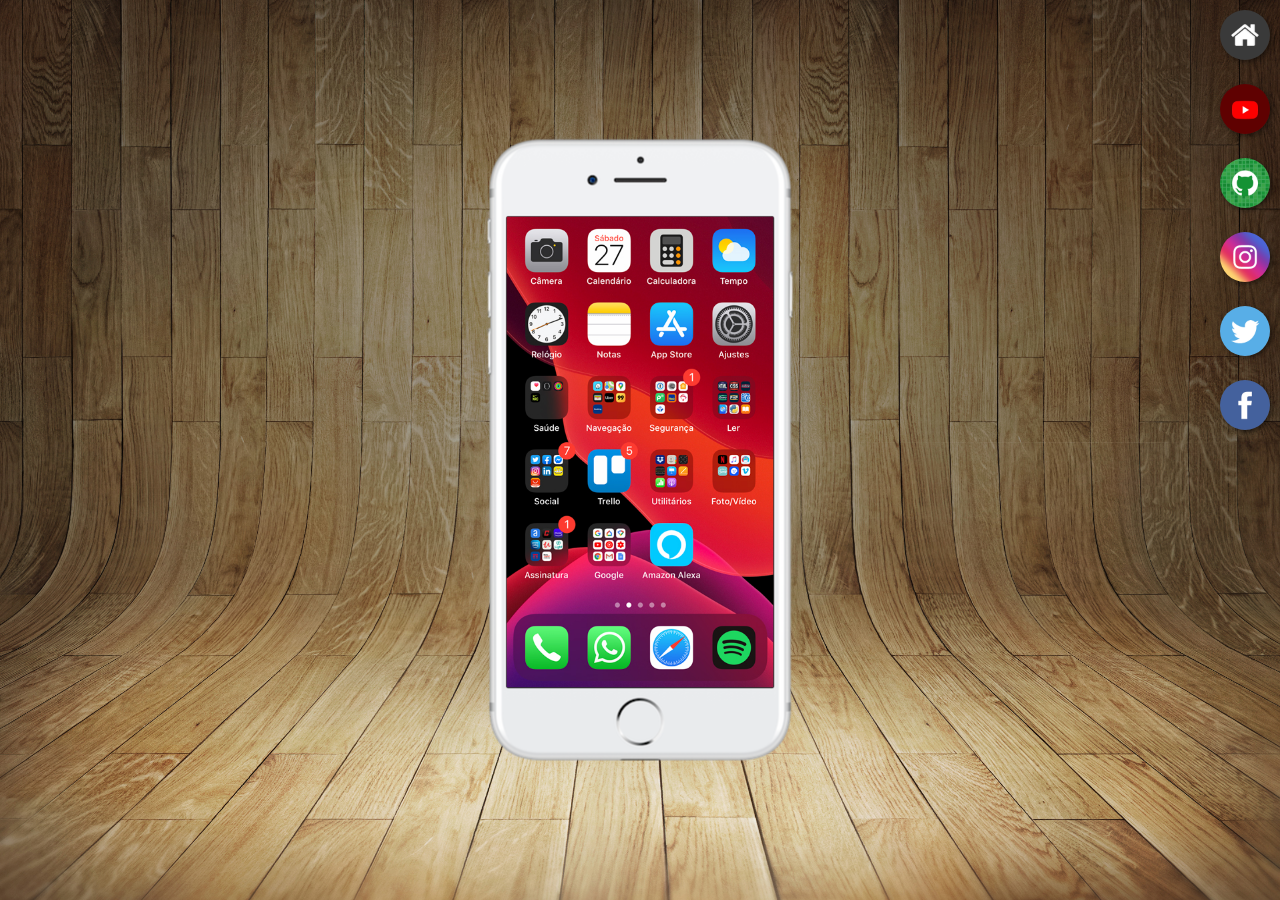
<file: index.html>
<!DOCTYPE html>
<html lang="pt-br">

<head>
    <meta charset="UTF-8">
    <meta name="viewport" content="width=device-width, initial-scale=1.0">
    <link rel="stylesheet" href="estilos/style.css">
    <link rel="shortcut icon" href="favicon.ico" type="image/x-icon">
    <title>Projeto Redes Socias</title>
</head>

<body>
    <main>
        <section id="Telefone">
            <iframe src="home.html" name="tela" id="tela" frameborder="0">
                Seu navegador não suporta iframes.
            </iframe>
        </section>
        <section id="redes-sociais">
            <a href="home.html" target="tela"> <img src="imagens/logo-home.jpg" alt="Home"></a><br>
            <a href="youtube.html" target="tela"> <img src="imagens/logo-youtube.jpg" alt="Youtube"></a><br>
            <a href="github.html" target="tela"> <img src="imagens/logo-github.jpg" alt="git-hub"></a><br>
            <a href="instagram.html" target="tela"><img src="imagens/logo-instagram.jpg" alt="Instagram"></a><br>
            <a href="twitter.html" target="tela"><img src="imagens/logo-twitter.jpg" alt="twitter"></a><br>
            <a href="facebook.html" target="tela"><img src="imagens/logo-facebook.jpg" alt="Facebook"></a>
        </section>
    </main>
</body>

</html>
</file>
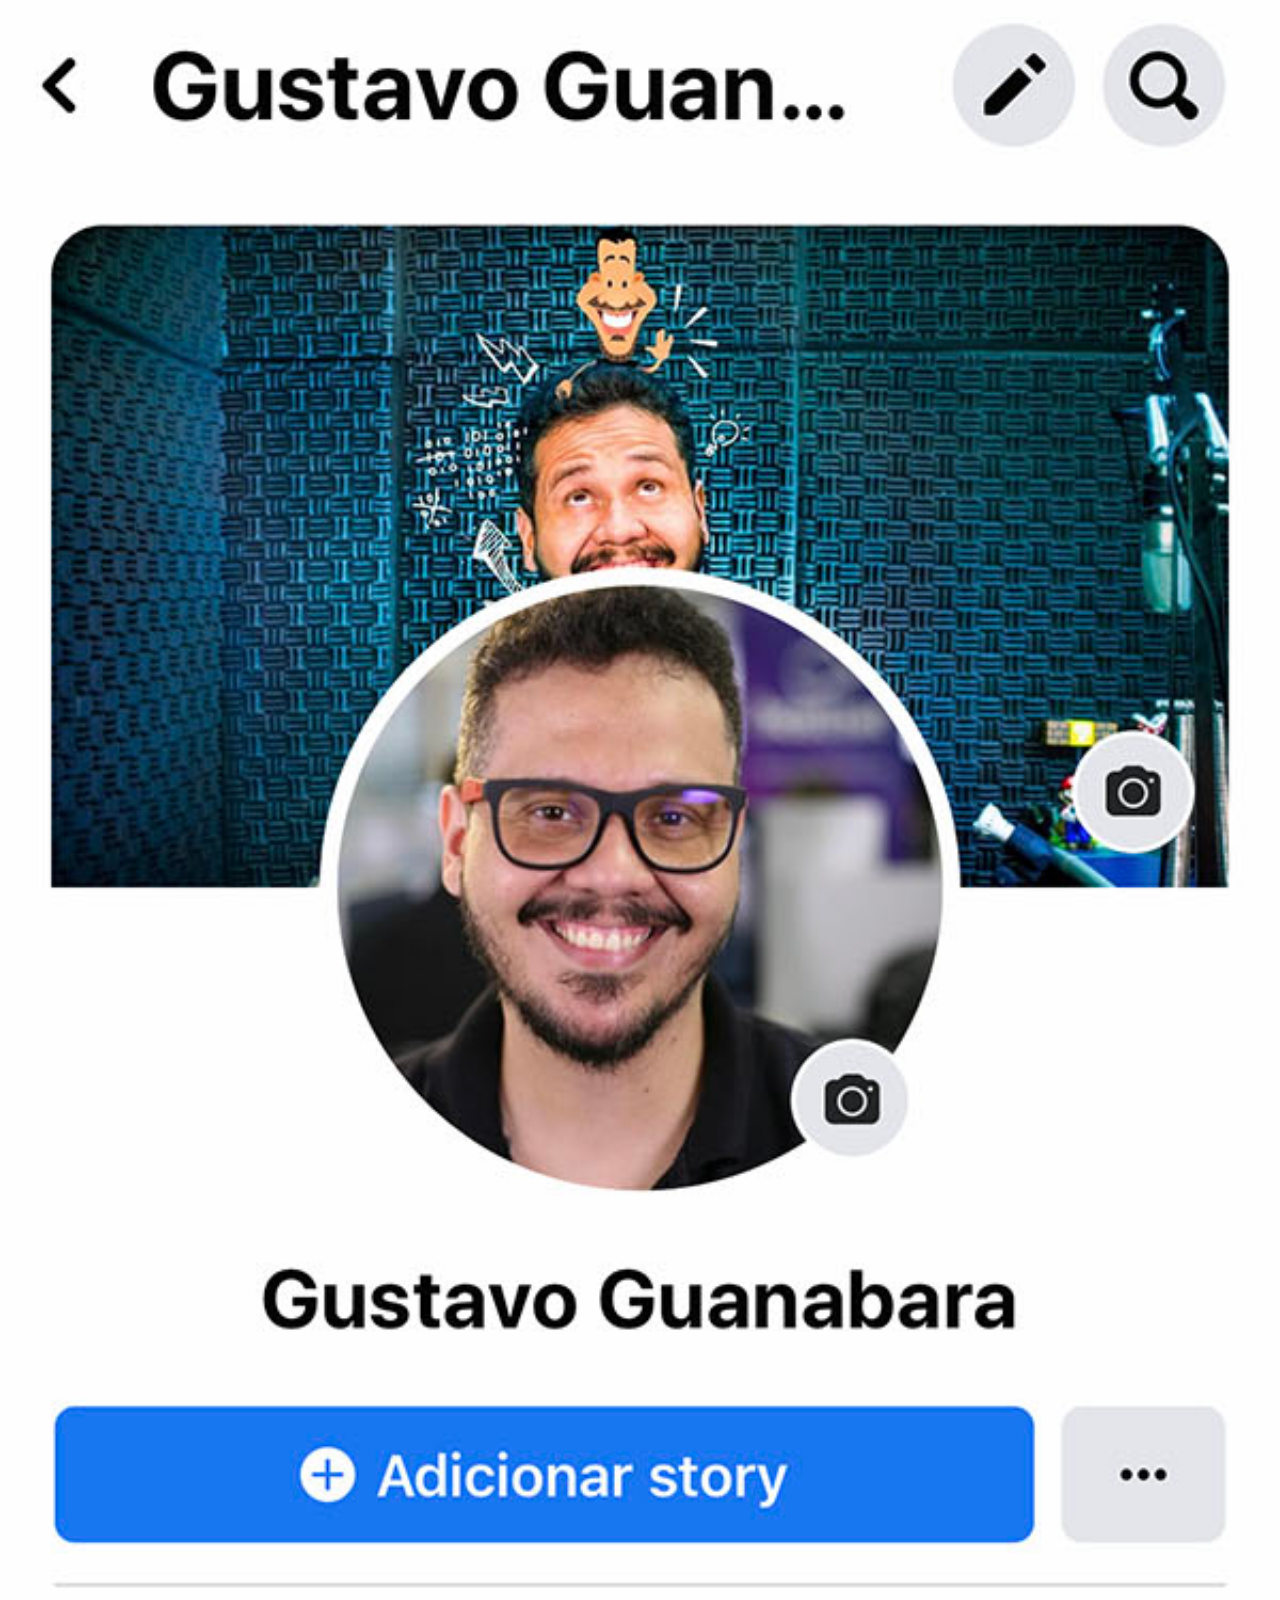
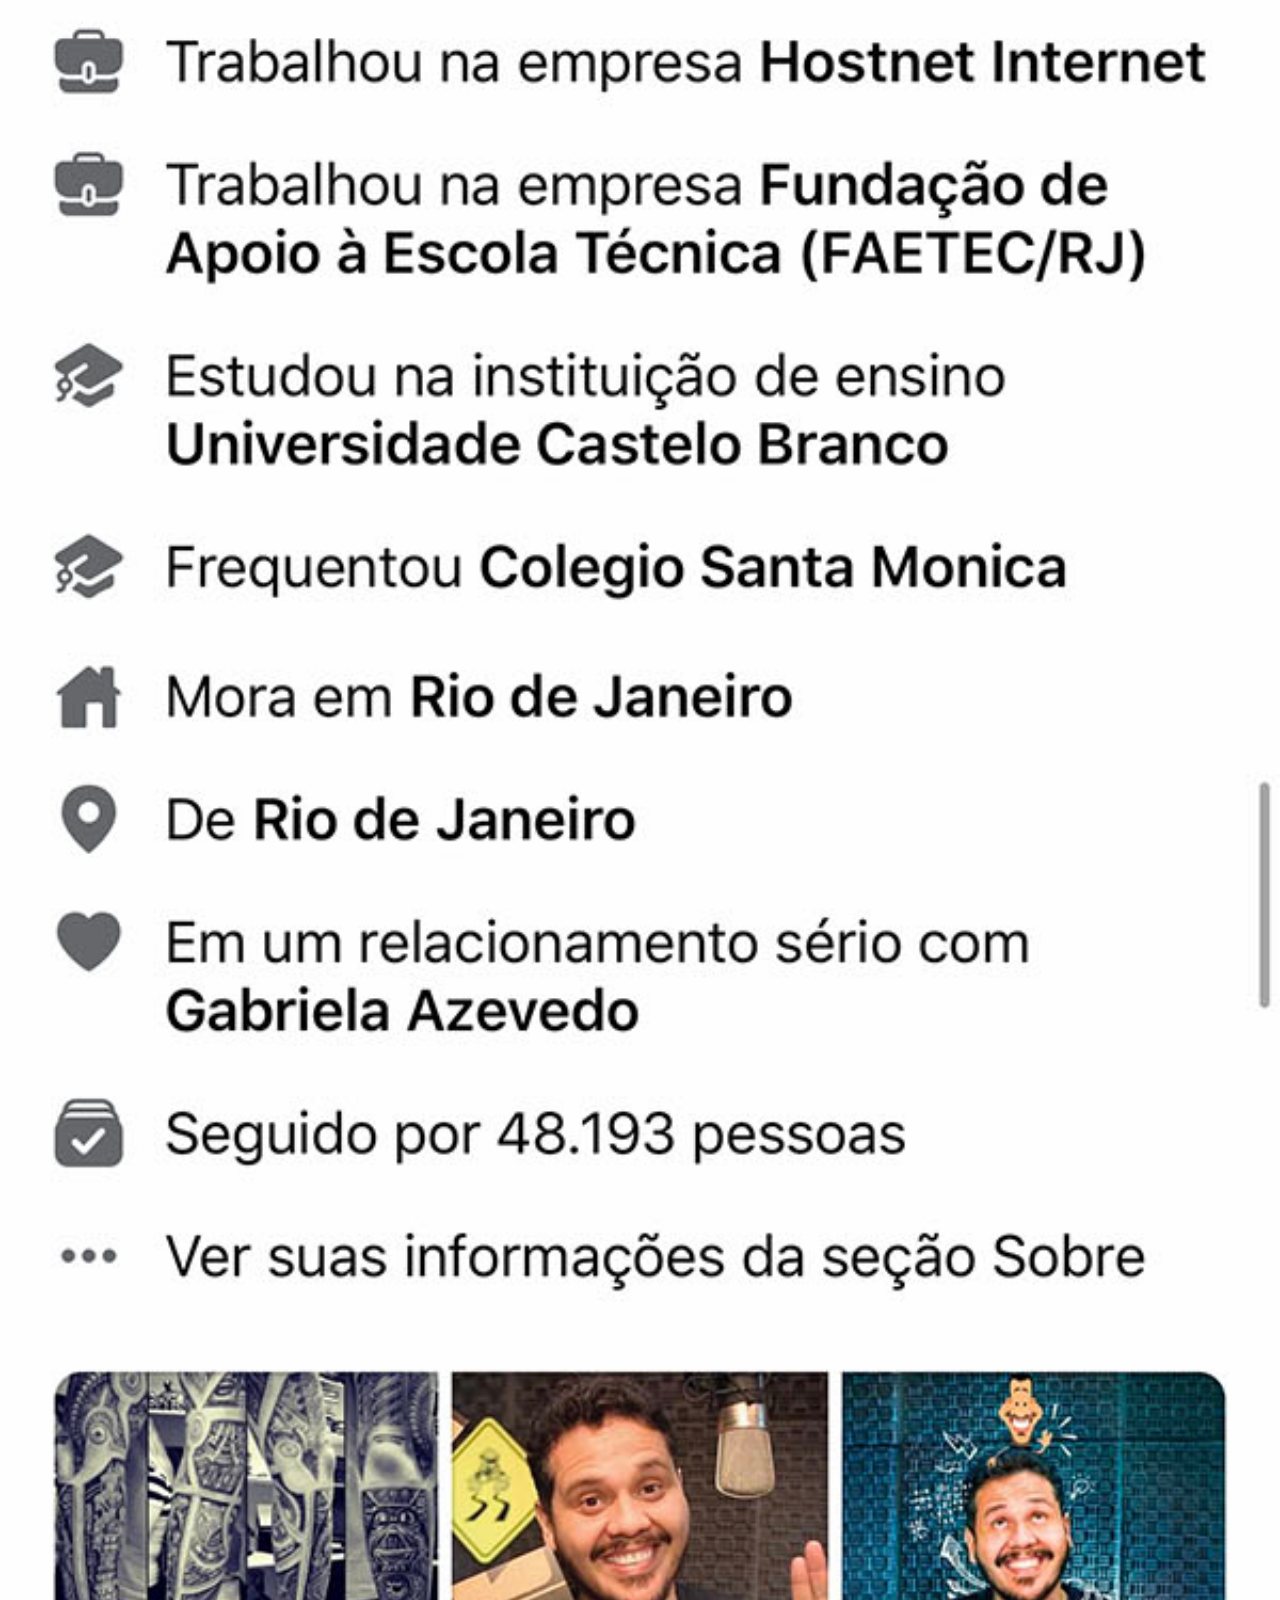
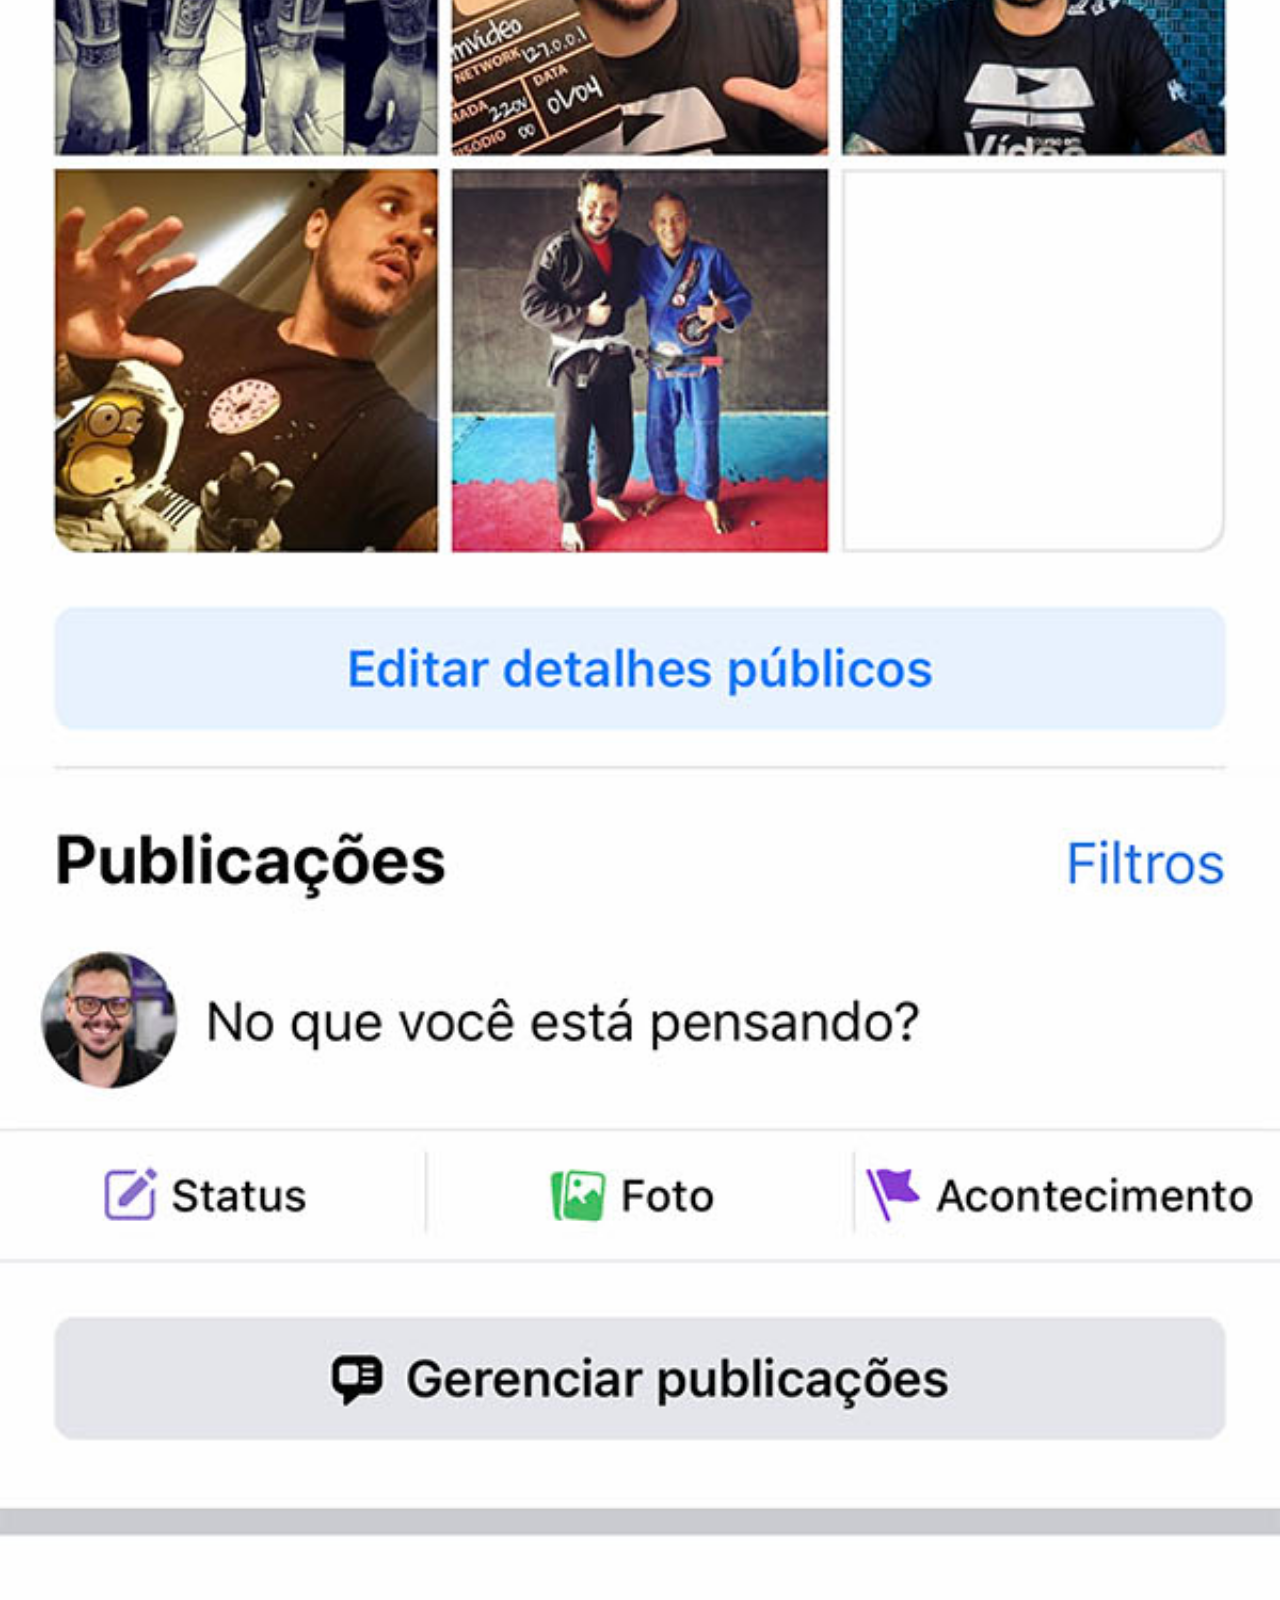
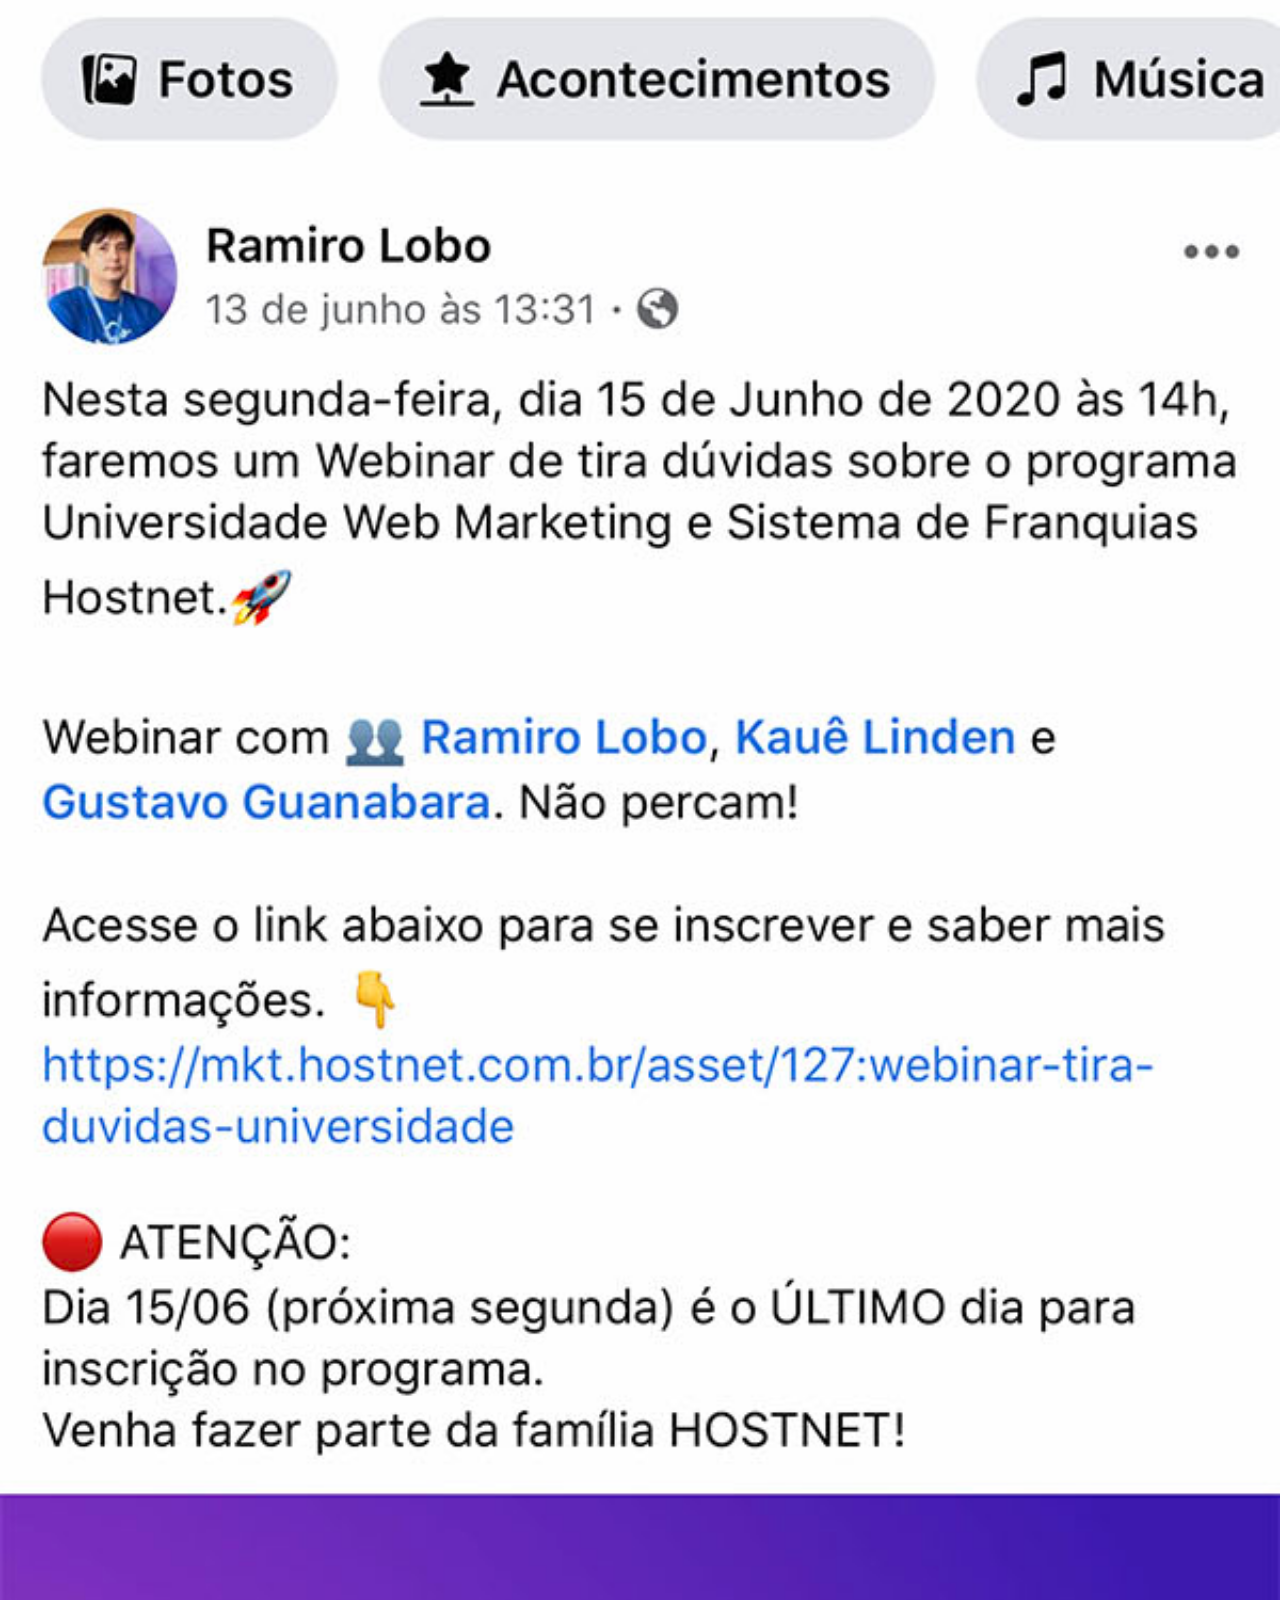
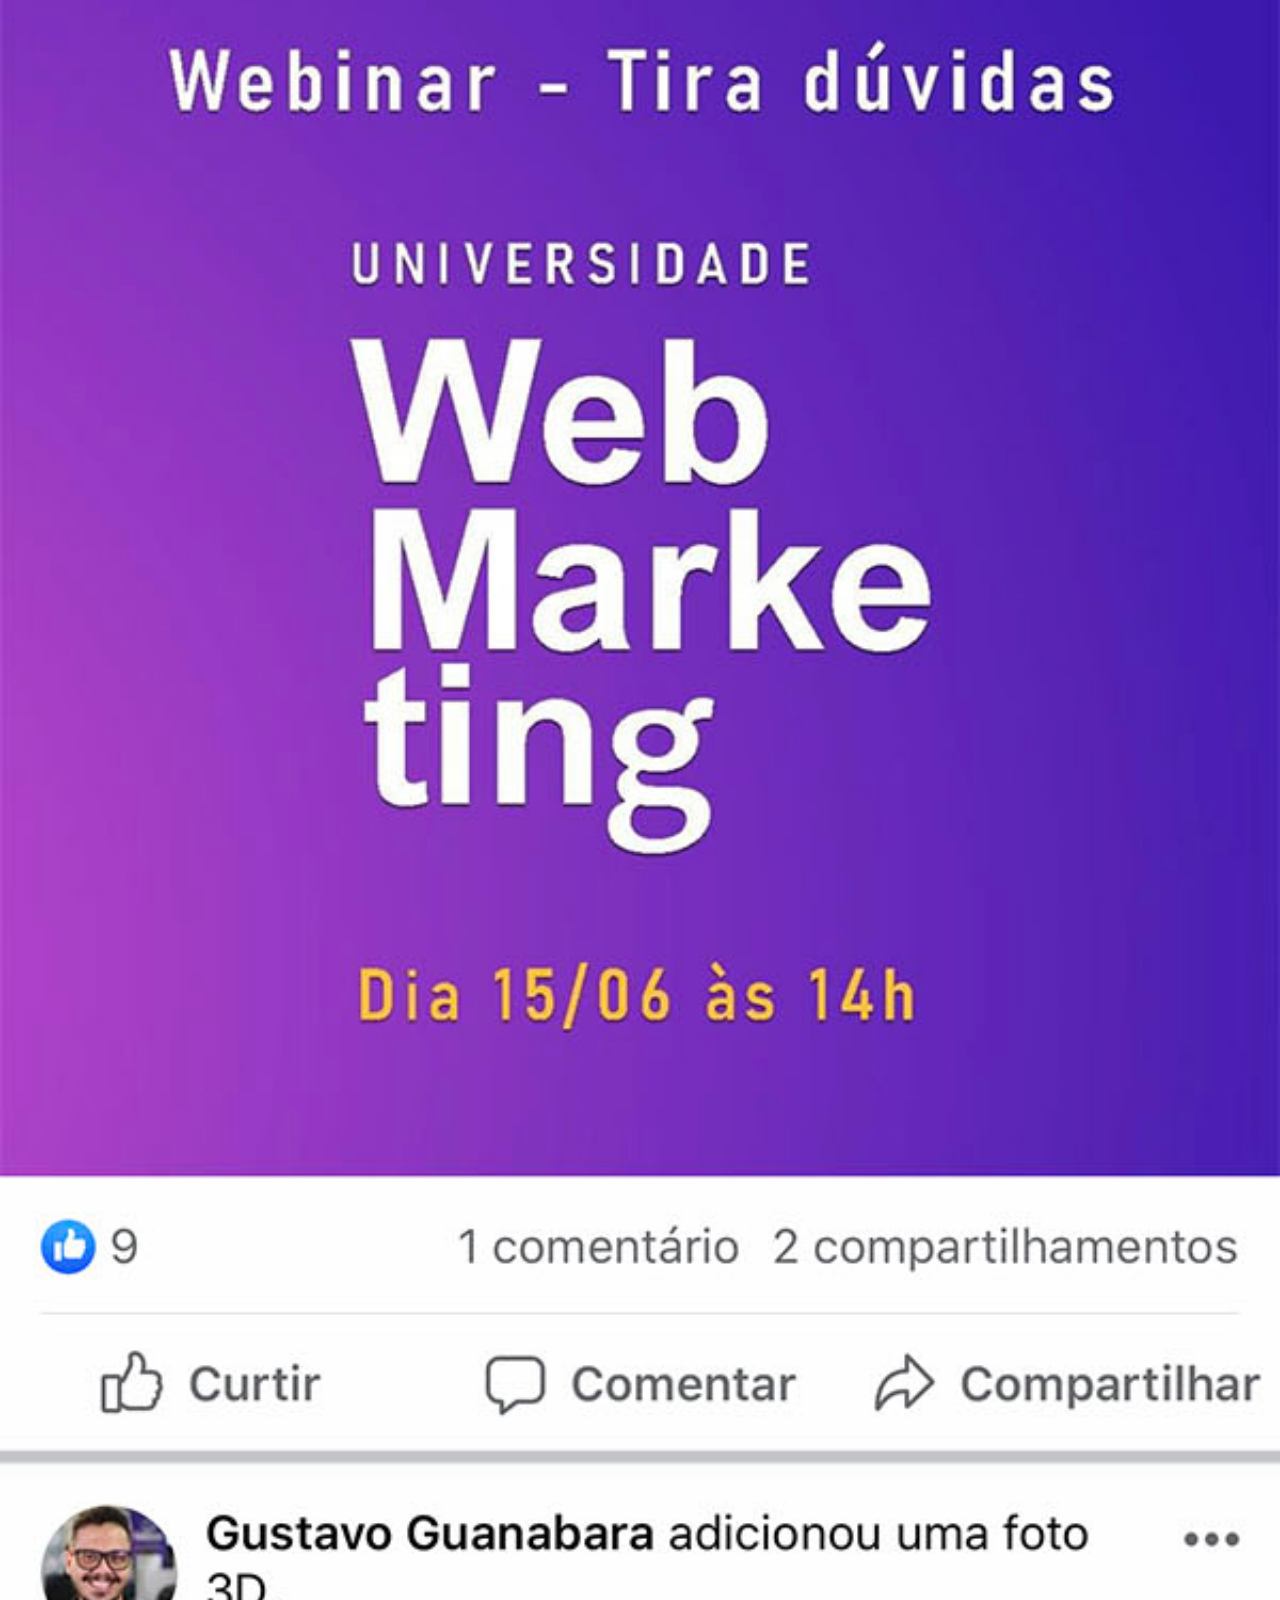
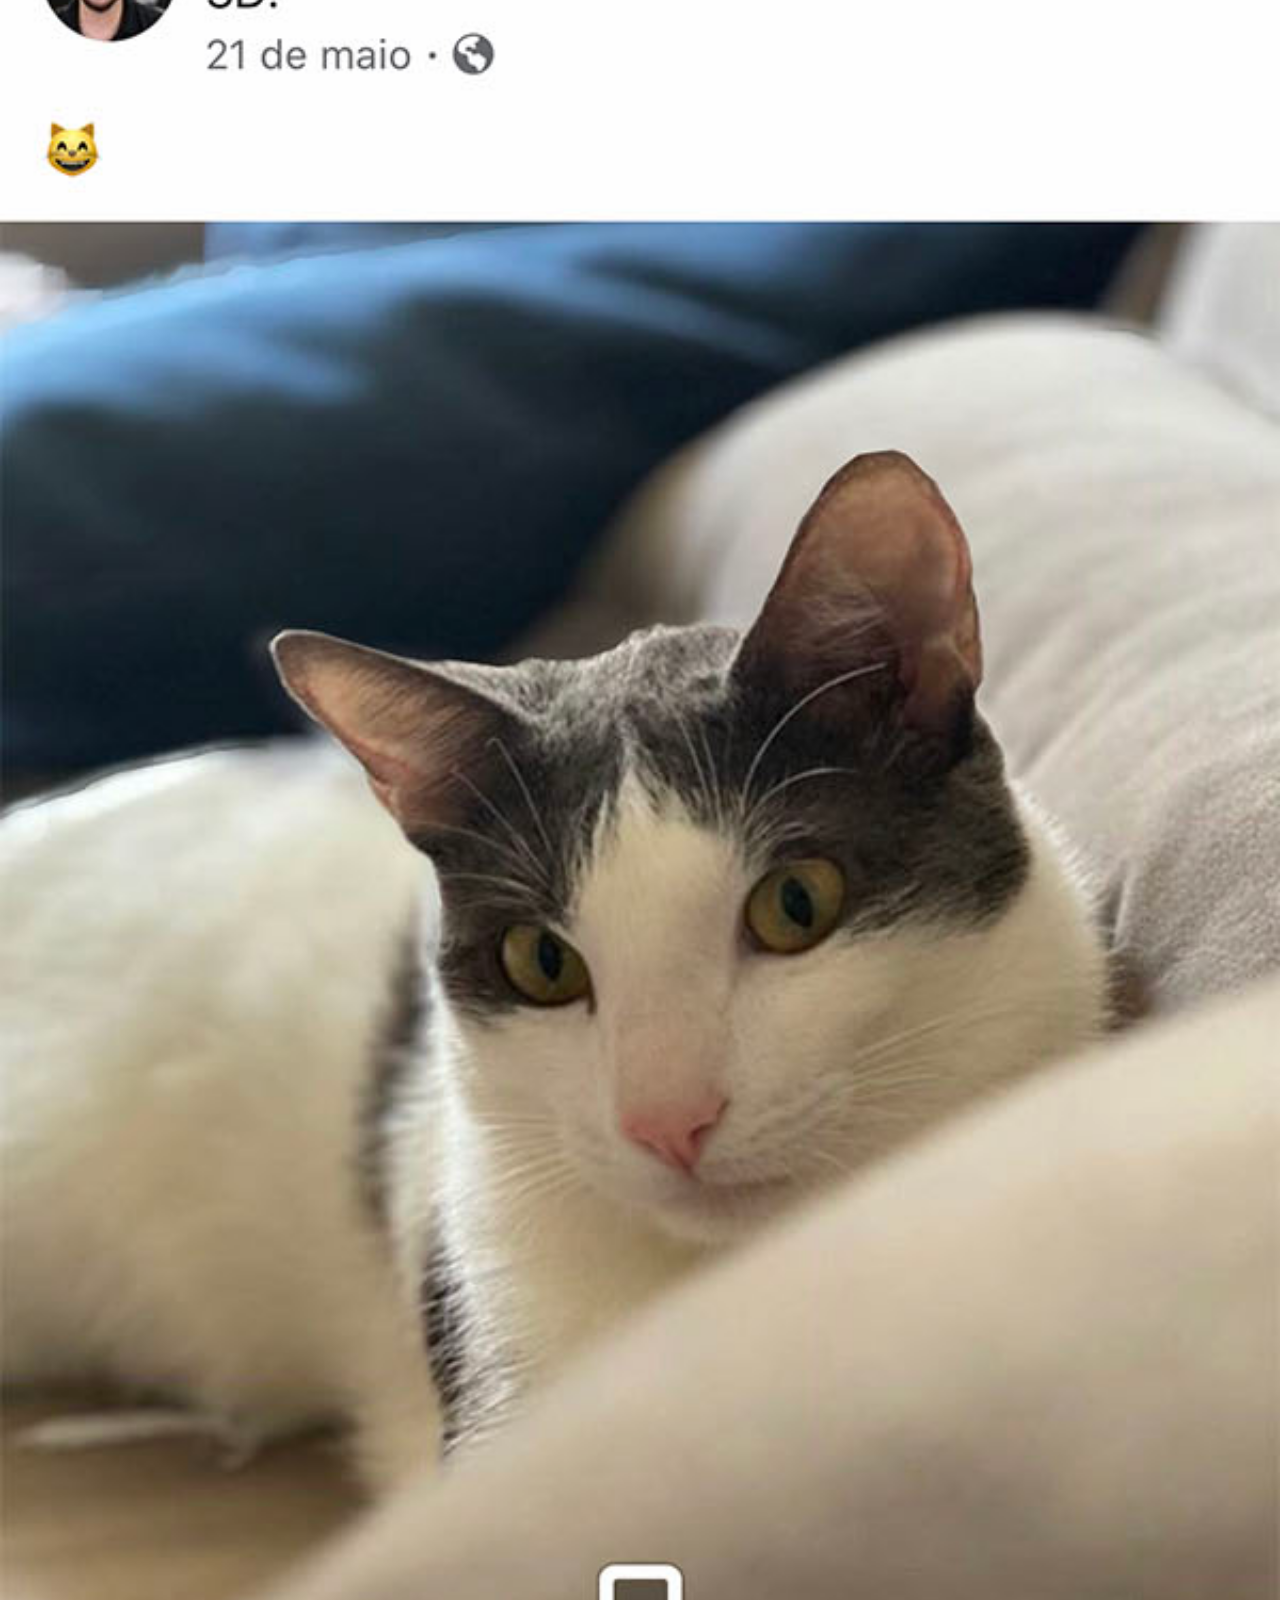
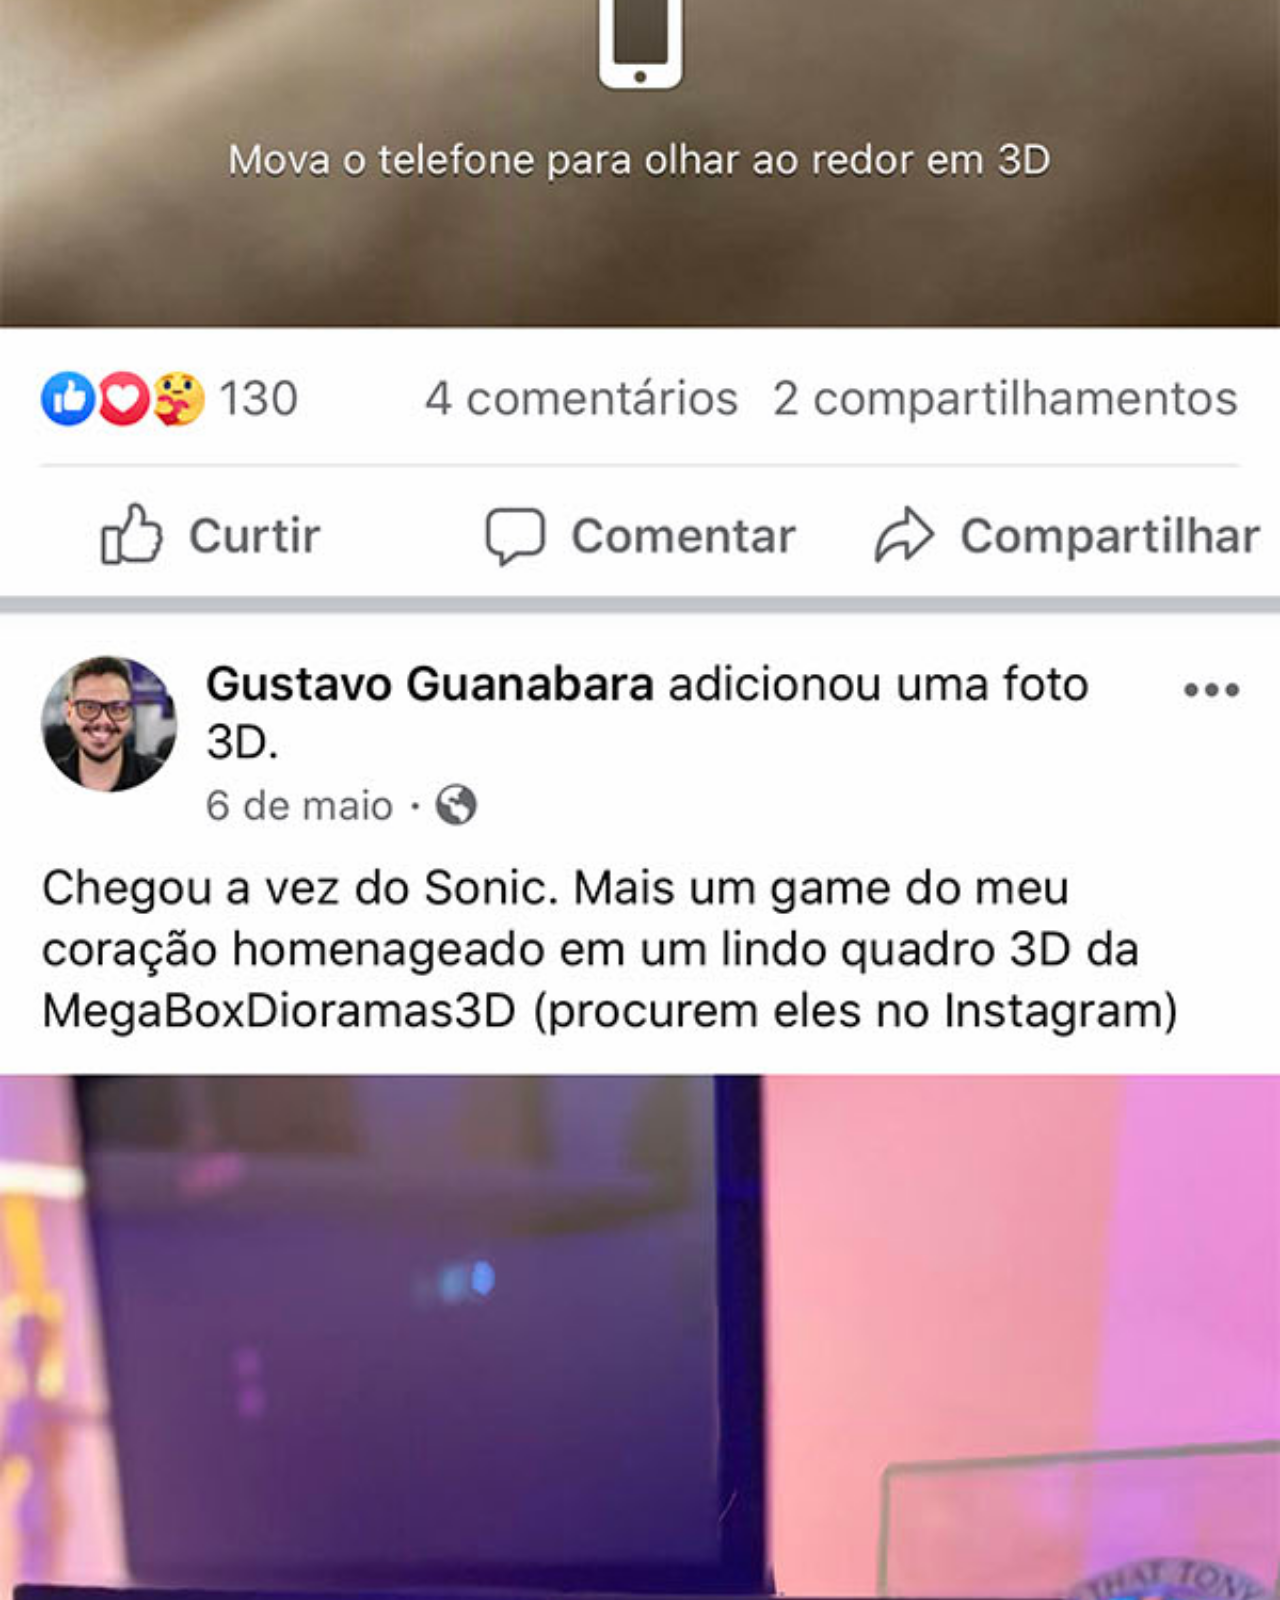
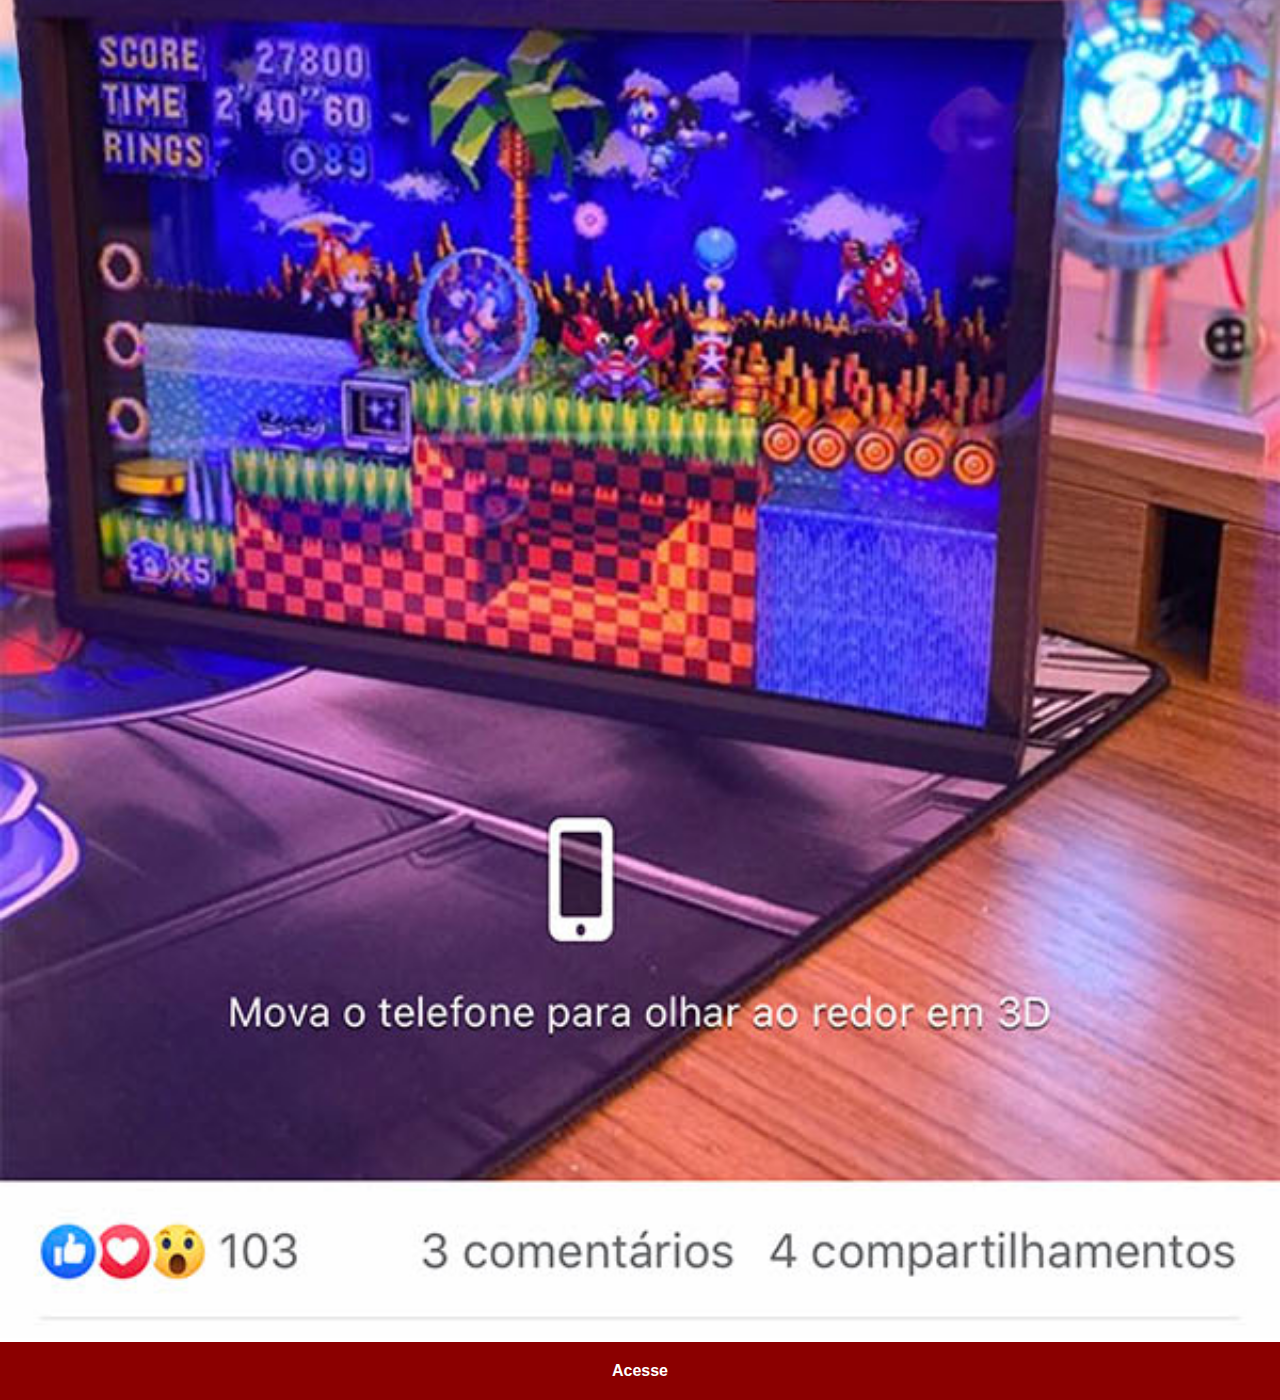
<file: facebook.html>
<!DOCTYPE html>
<html lang="pt-br">
<head>
    <meta charset="UTF-8">
    <meta name="viewport" content="width=device-width, initial-scale=1.0">
    <link rel="stylesheet" href="estilos/social.css">
    <title>Document</title>
</head>
<body>
    <img src="imagens/tela-facebook.jpg" alt="">
    <a href="https://www.bing.com/ck/a?!&&p=d589948b89f710f91a460883aca5d3fc84c6e69b9a83e4bac71d5b5e41b76cefJmltdHM9MTc2OTY0NDgwMA&ptn=3&ver=2&hsh=4&fclid=124ae894-ab67-6f65-089a-e67caa726ed0&psq=gustavo+guanabara+facebook&u=a1aHR0cHM6Ly93d3cuZmFjZWJvb2suY29tL2d1c3Rhdm9ndWFuYWJhcmEv" target="_blank">Acesse</a>
</body>
</html>
</file>
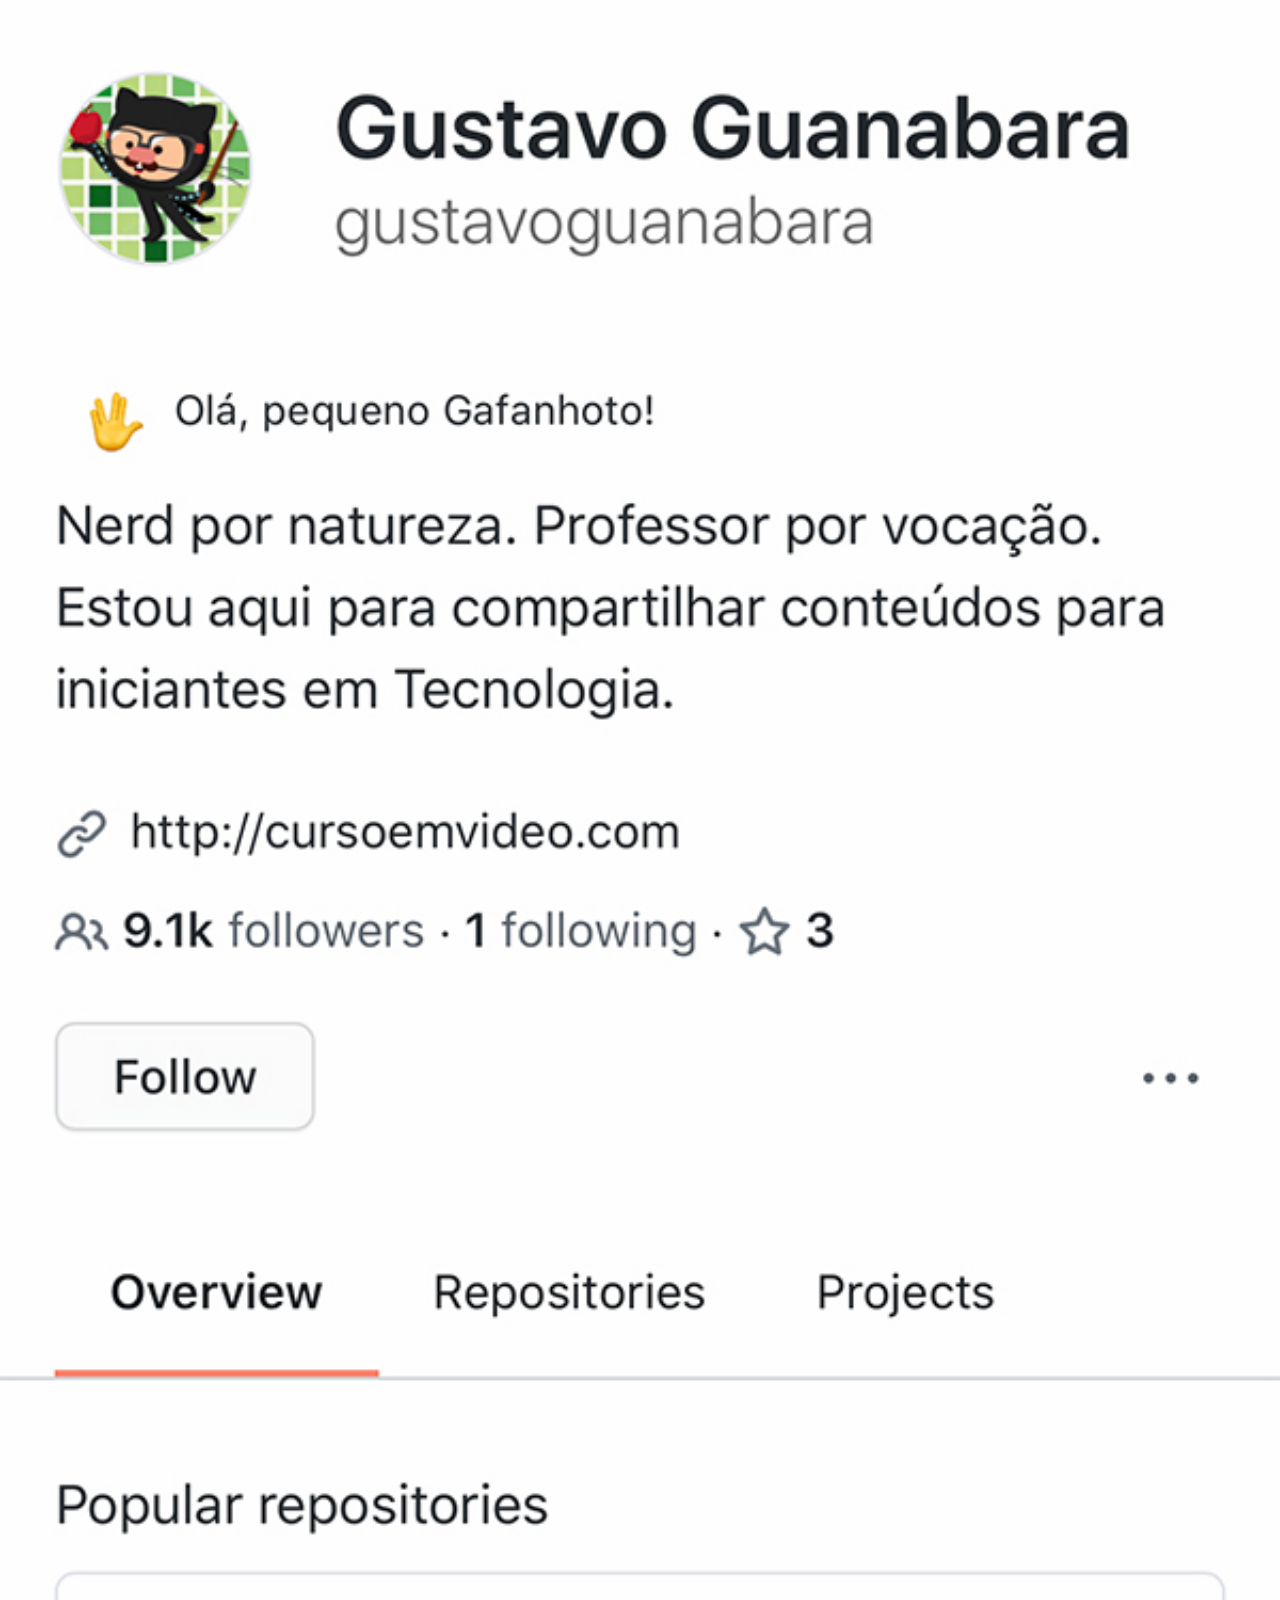
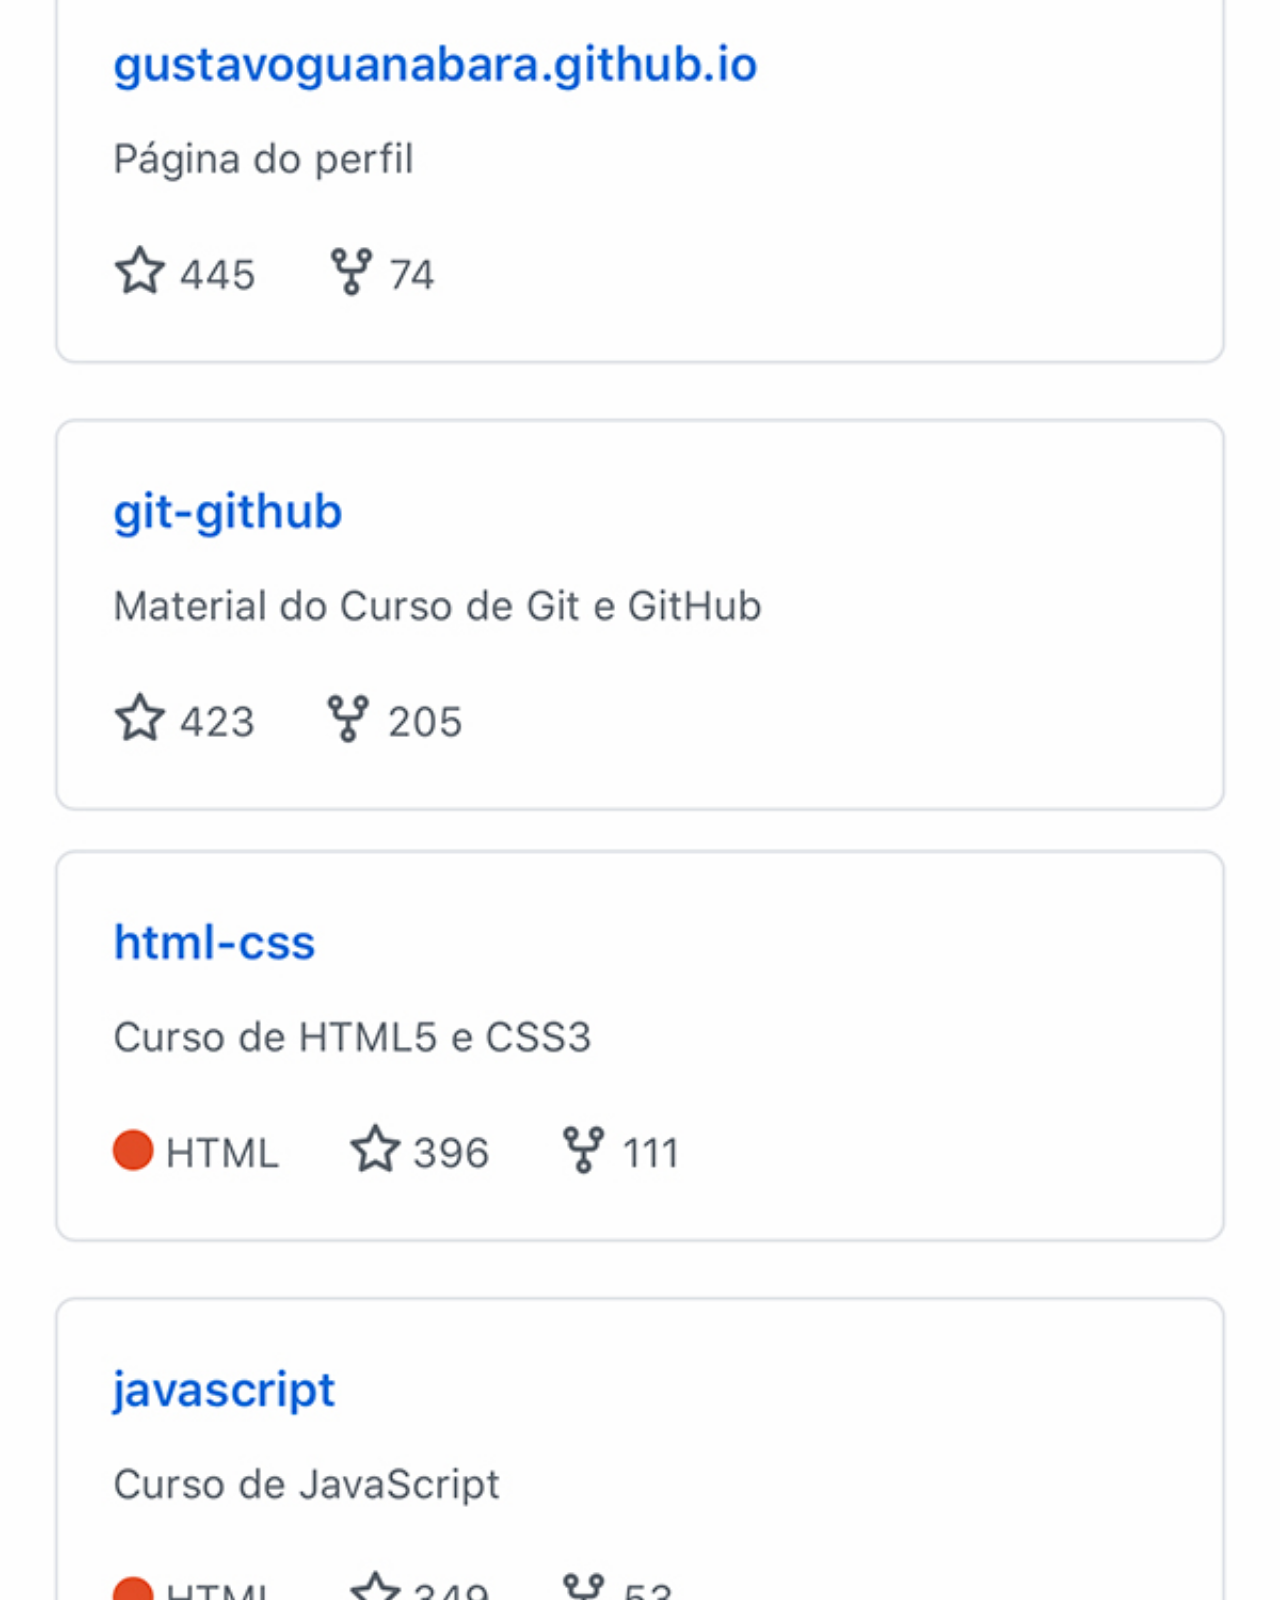
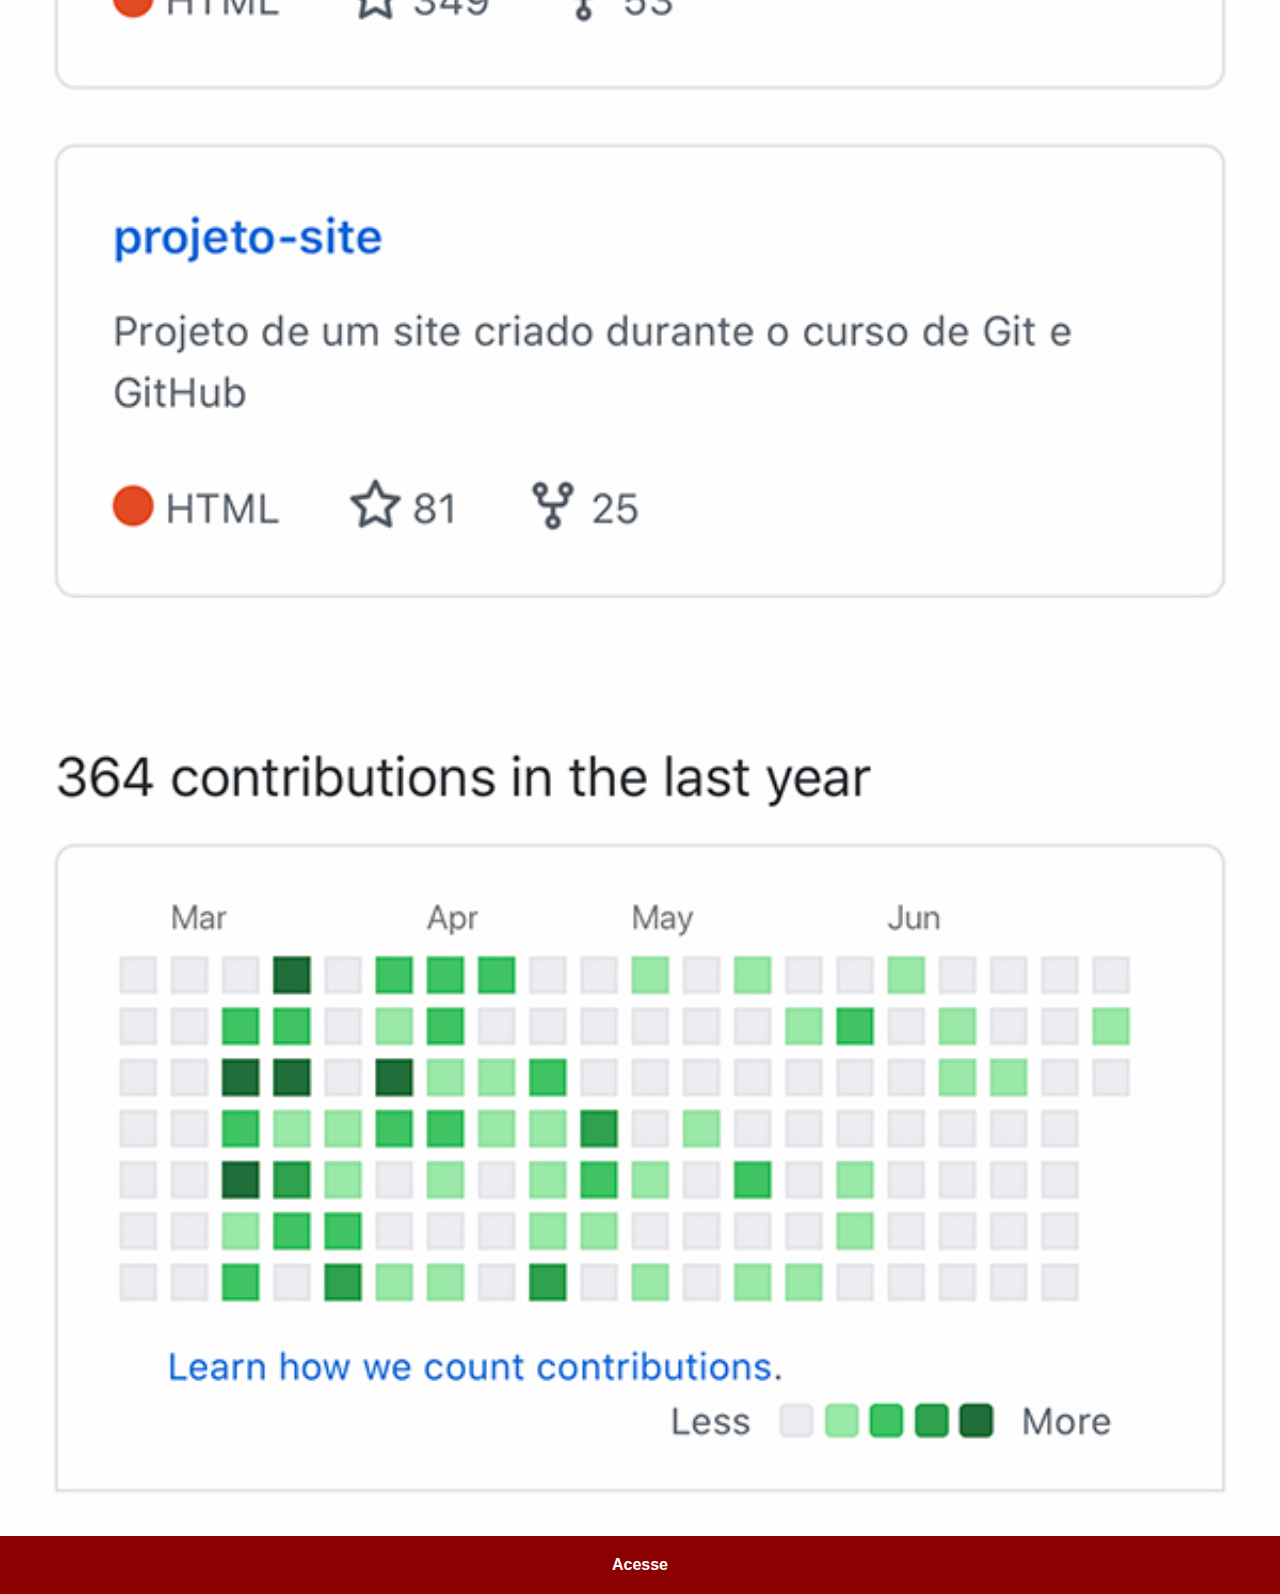
<file: github.html>
<!DOCTYPE html>
<html lang="pt-br">
<head>
    <meta charset="UTF-8">
    <meta name="viewport" content="width=device-width, initial-scale=1.0">
    <link rel="stylesheet" href="estilos/social.css">
    <title>Document</title>
</head>
<body>
    <img src="imagens/tela-github.jpg" alt="">
    <a href="https://gustavoguanabara.github.io/" target="_blank">Acesse</a>
</body>
</html>
</file>
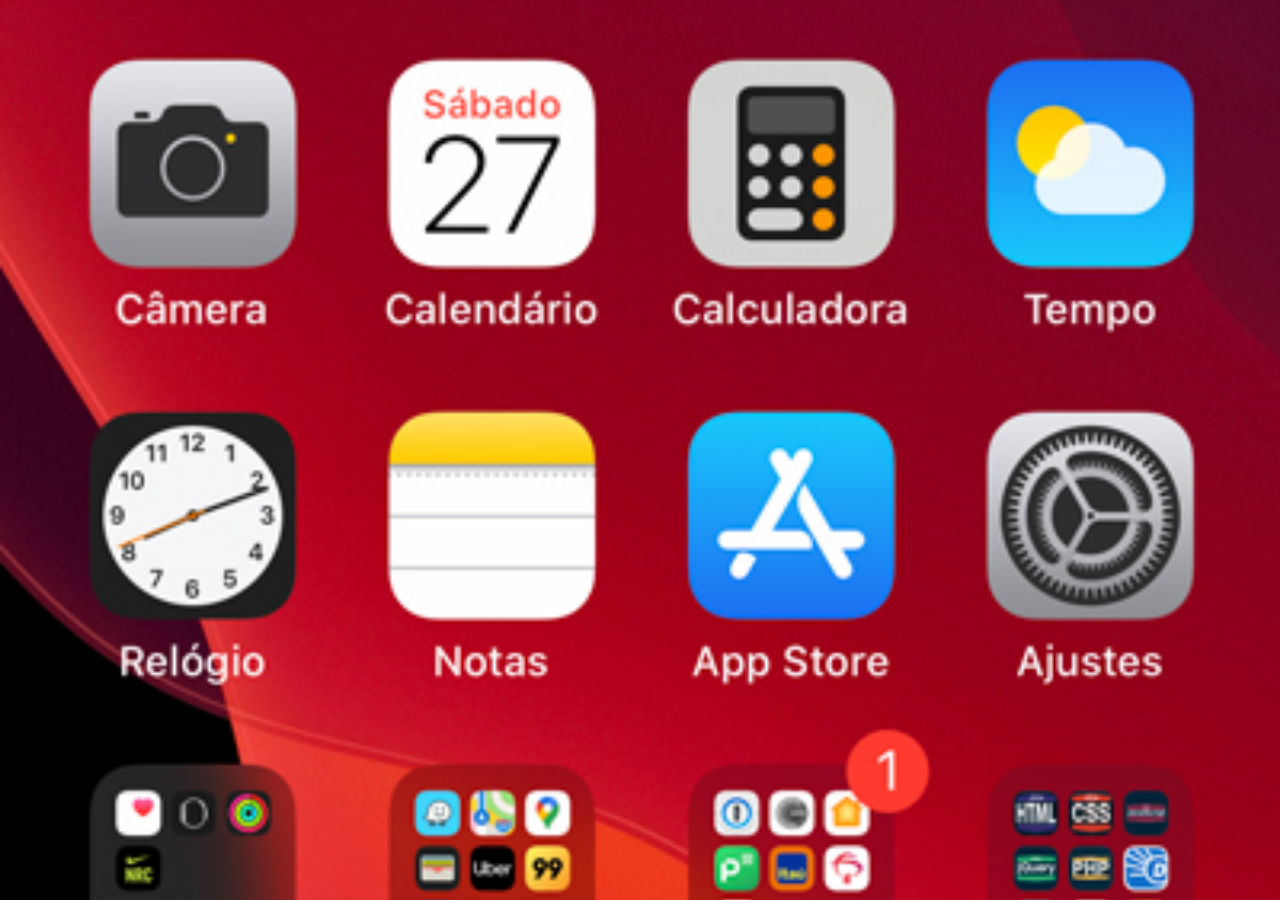
<file: home.html>
<!DOCTYPE html>
<html lang="pt-br">
<head>
    <meta charset="UTF-8">
    <meta name="viewport" content="width=device-width, initial-scale=1.0">
    <title>Home</title>
    <style>
        *{
            margin: 0px;
            padding: 0px;
        }


        body{
            width: 100vw;
            height: 100vh;
            background:black url("imagens/tela-home.jpg") no-repeat top center;
            background-size: cover;
        }
    </style>
</head>
<body>
    
</body>
</html>
</file>
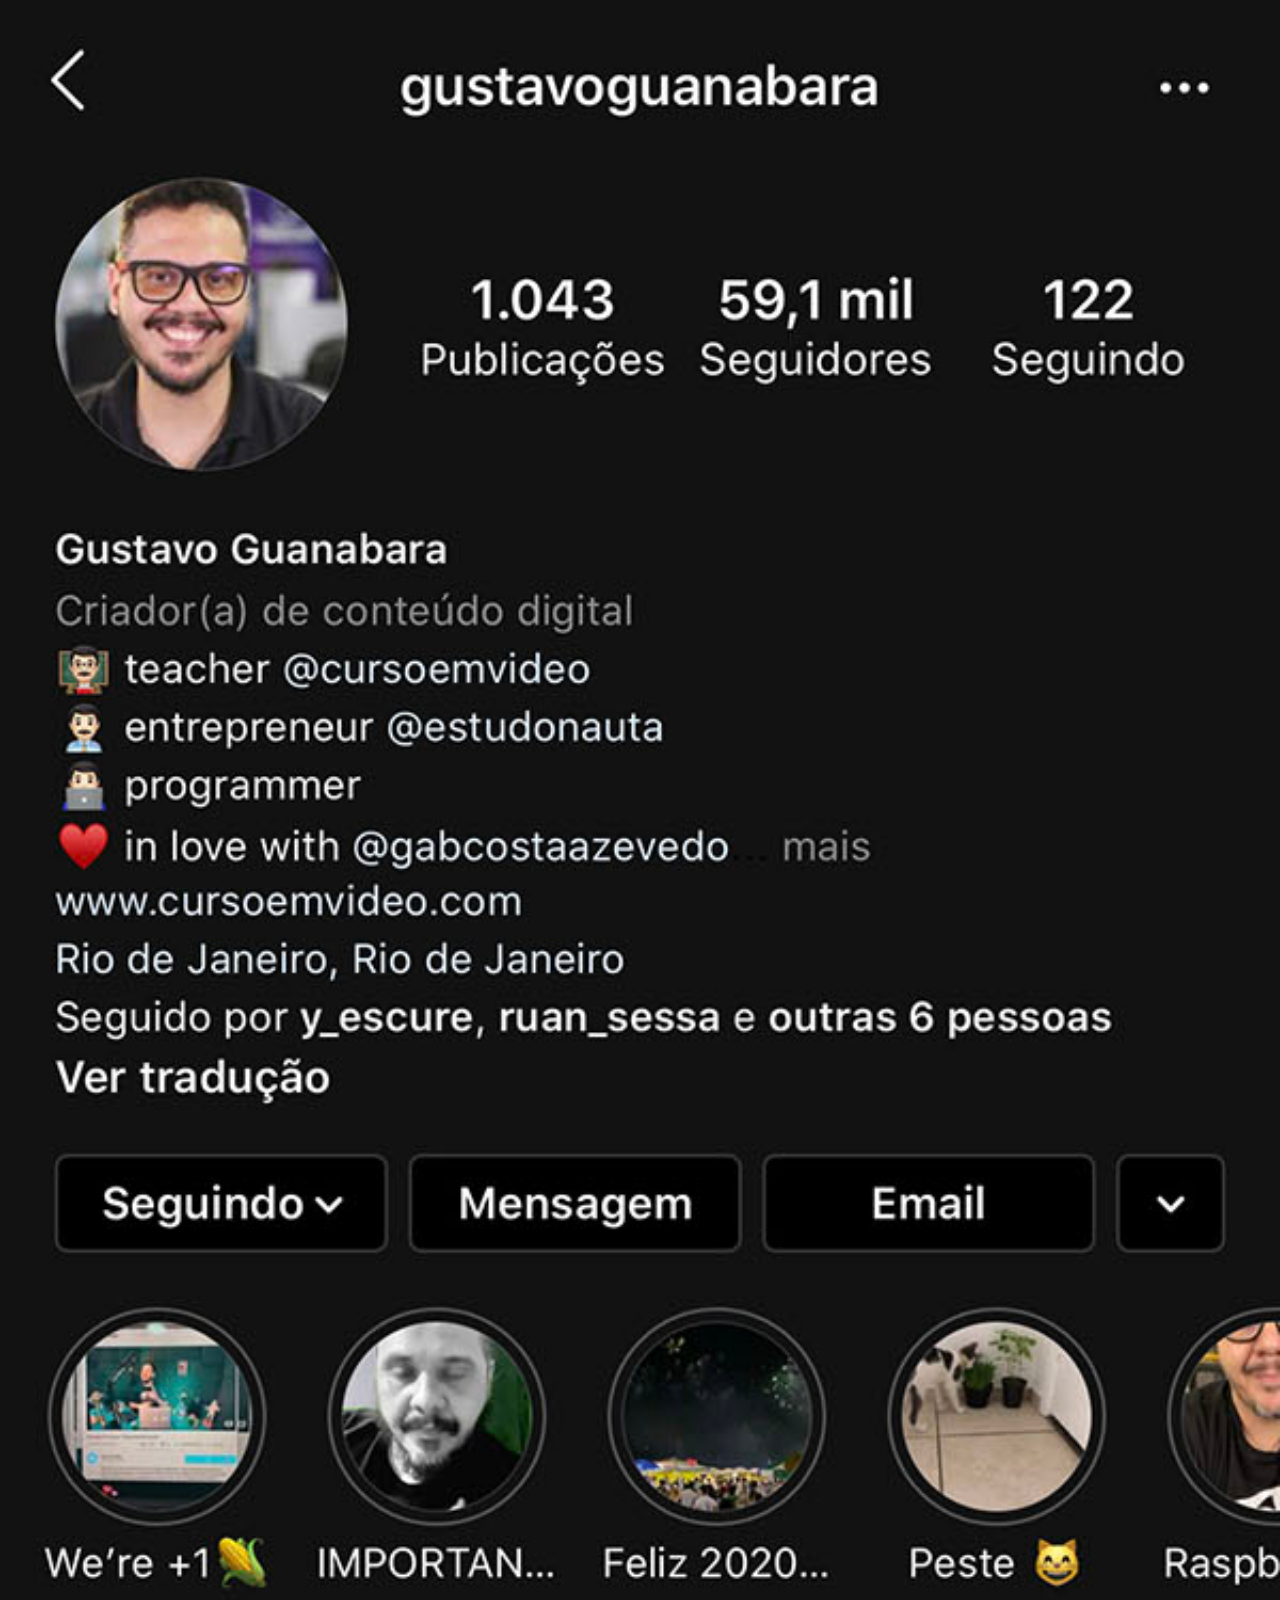
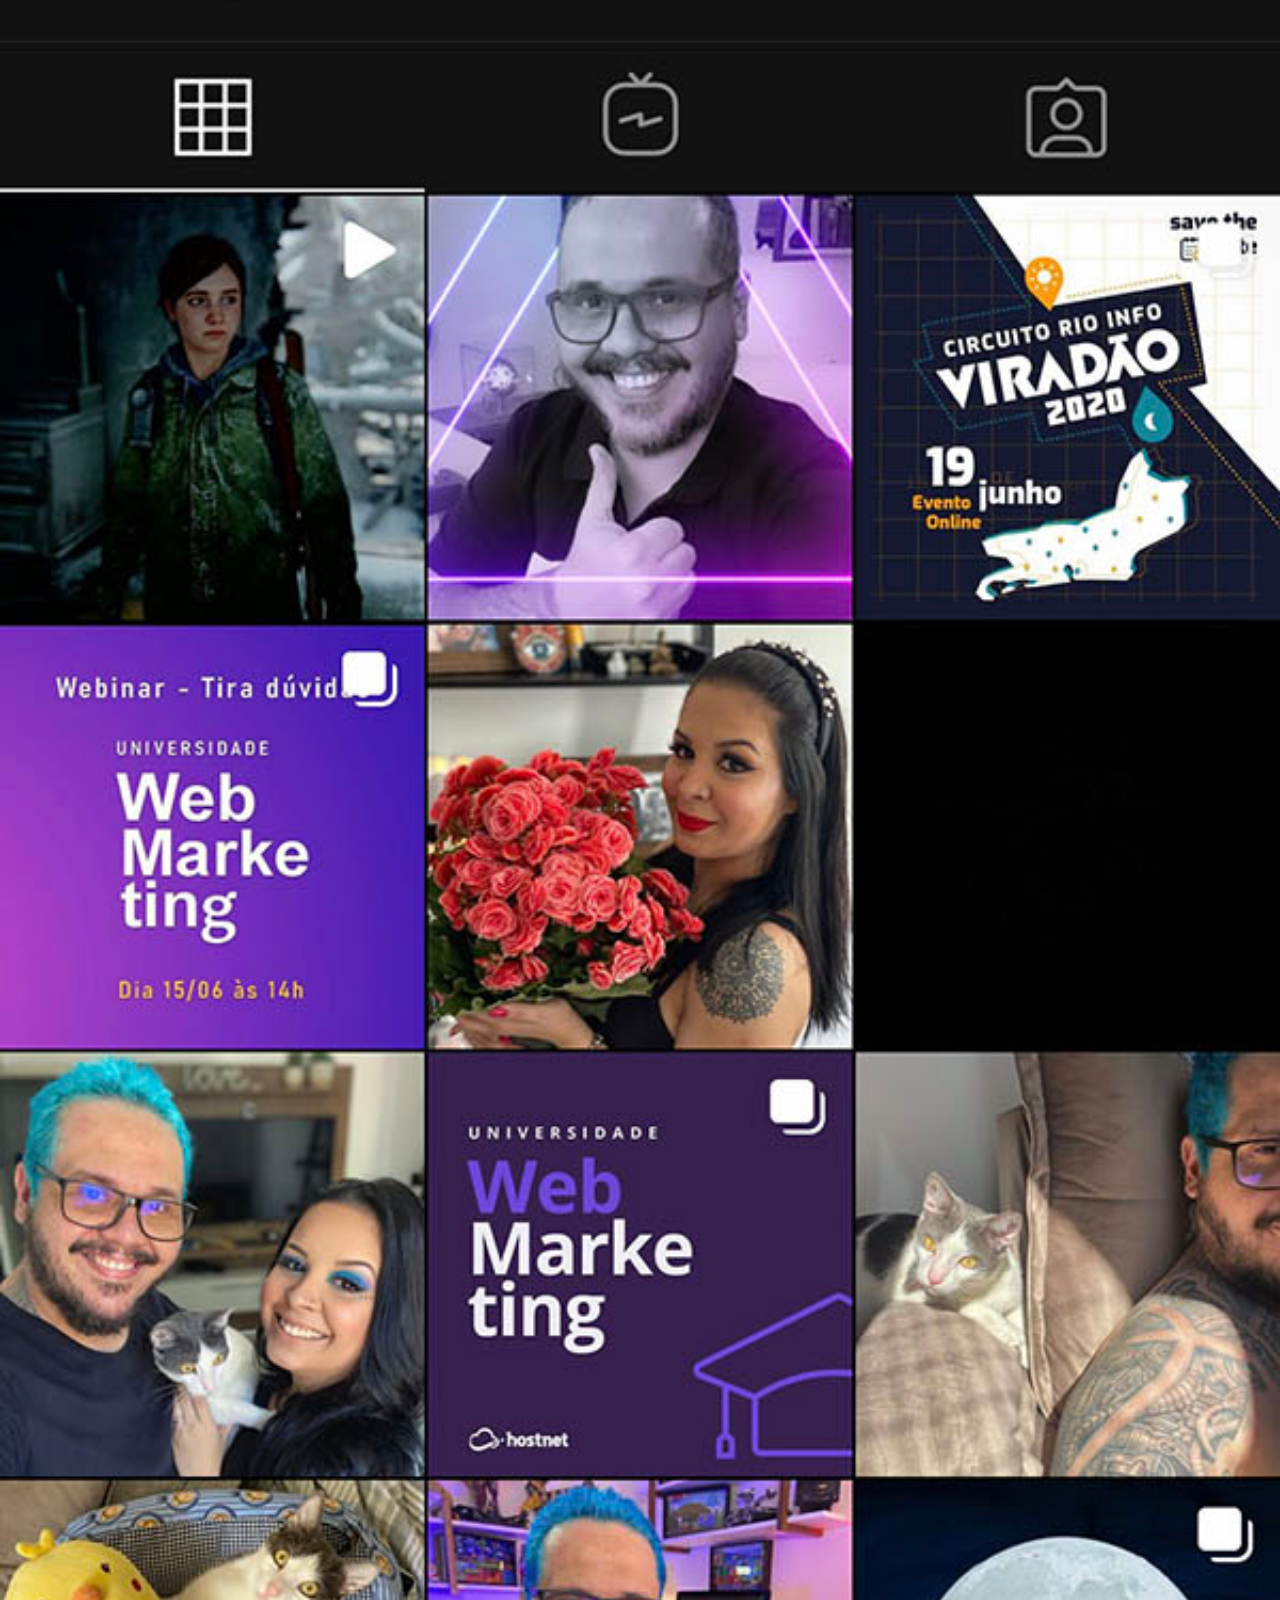
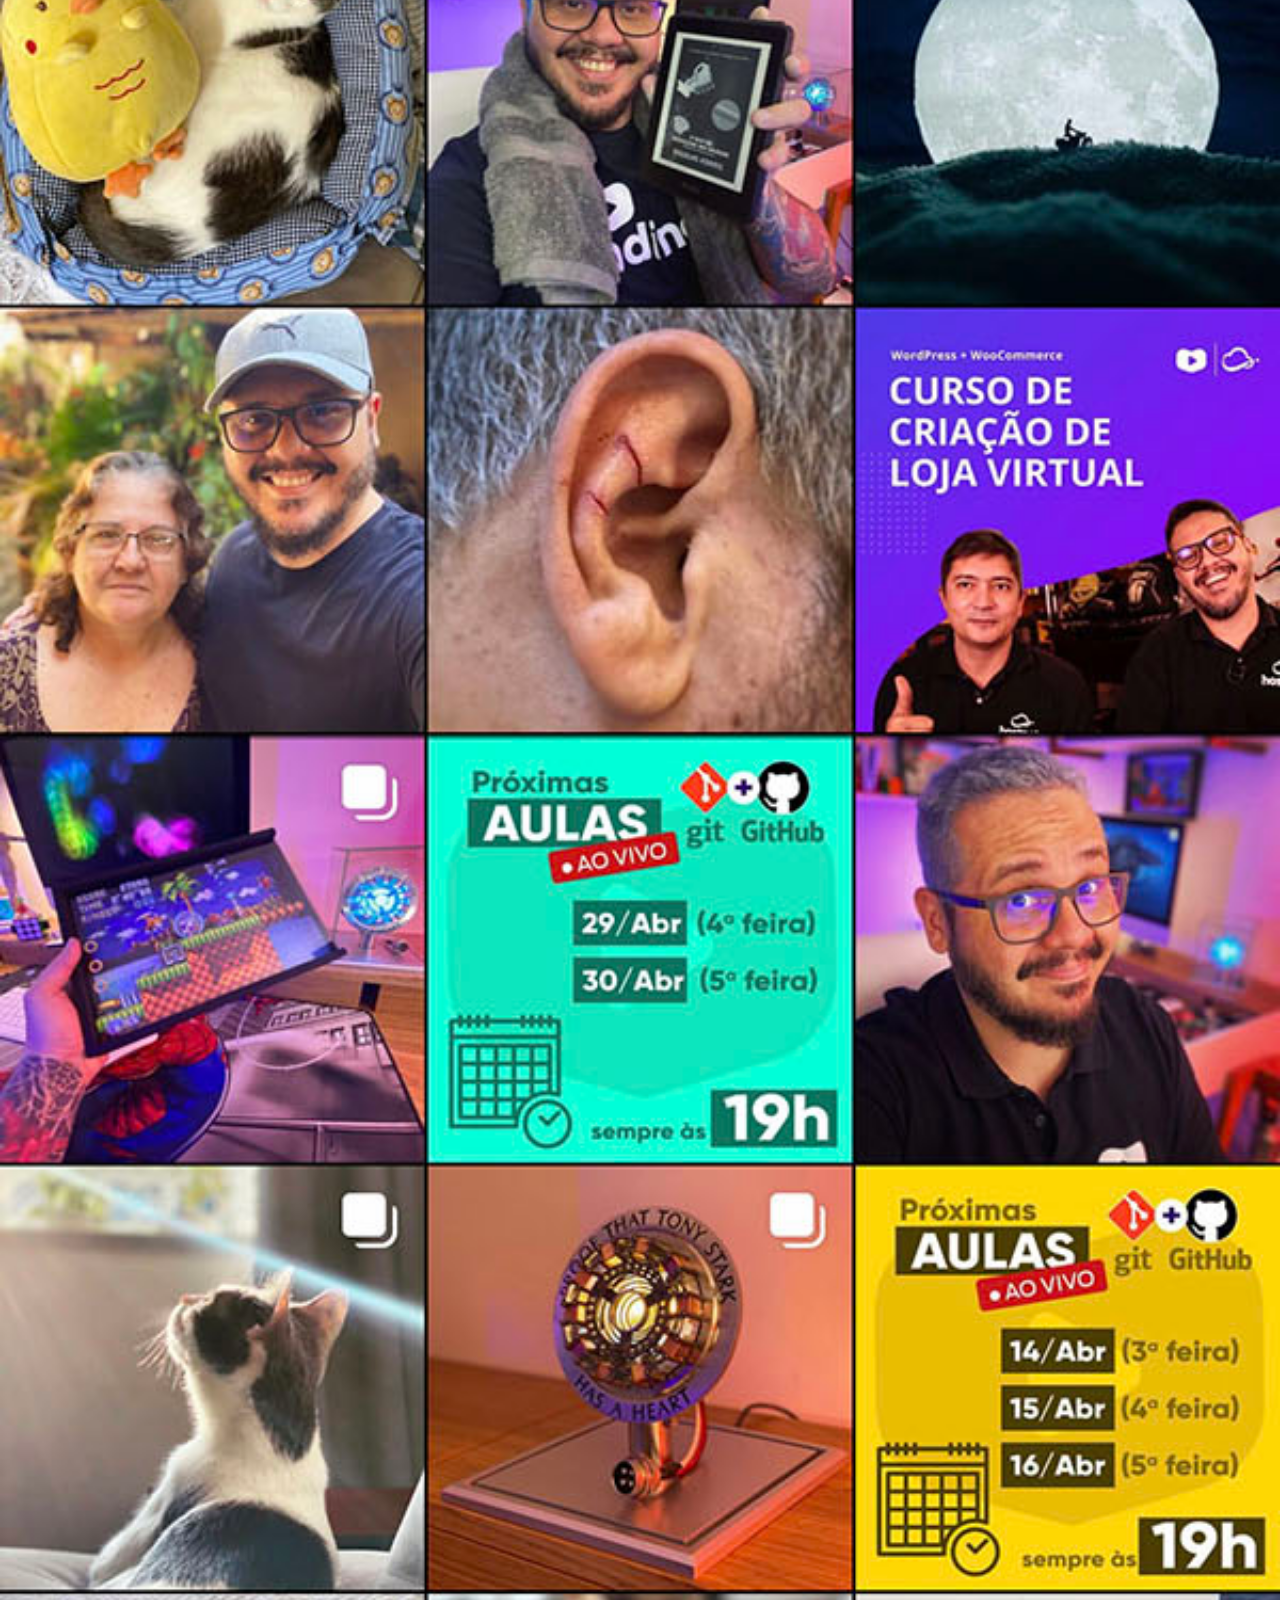
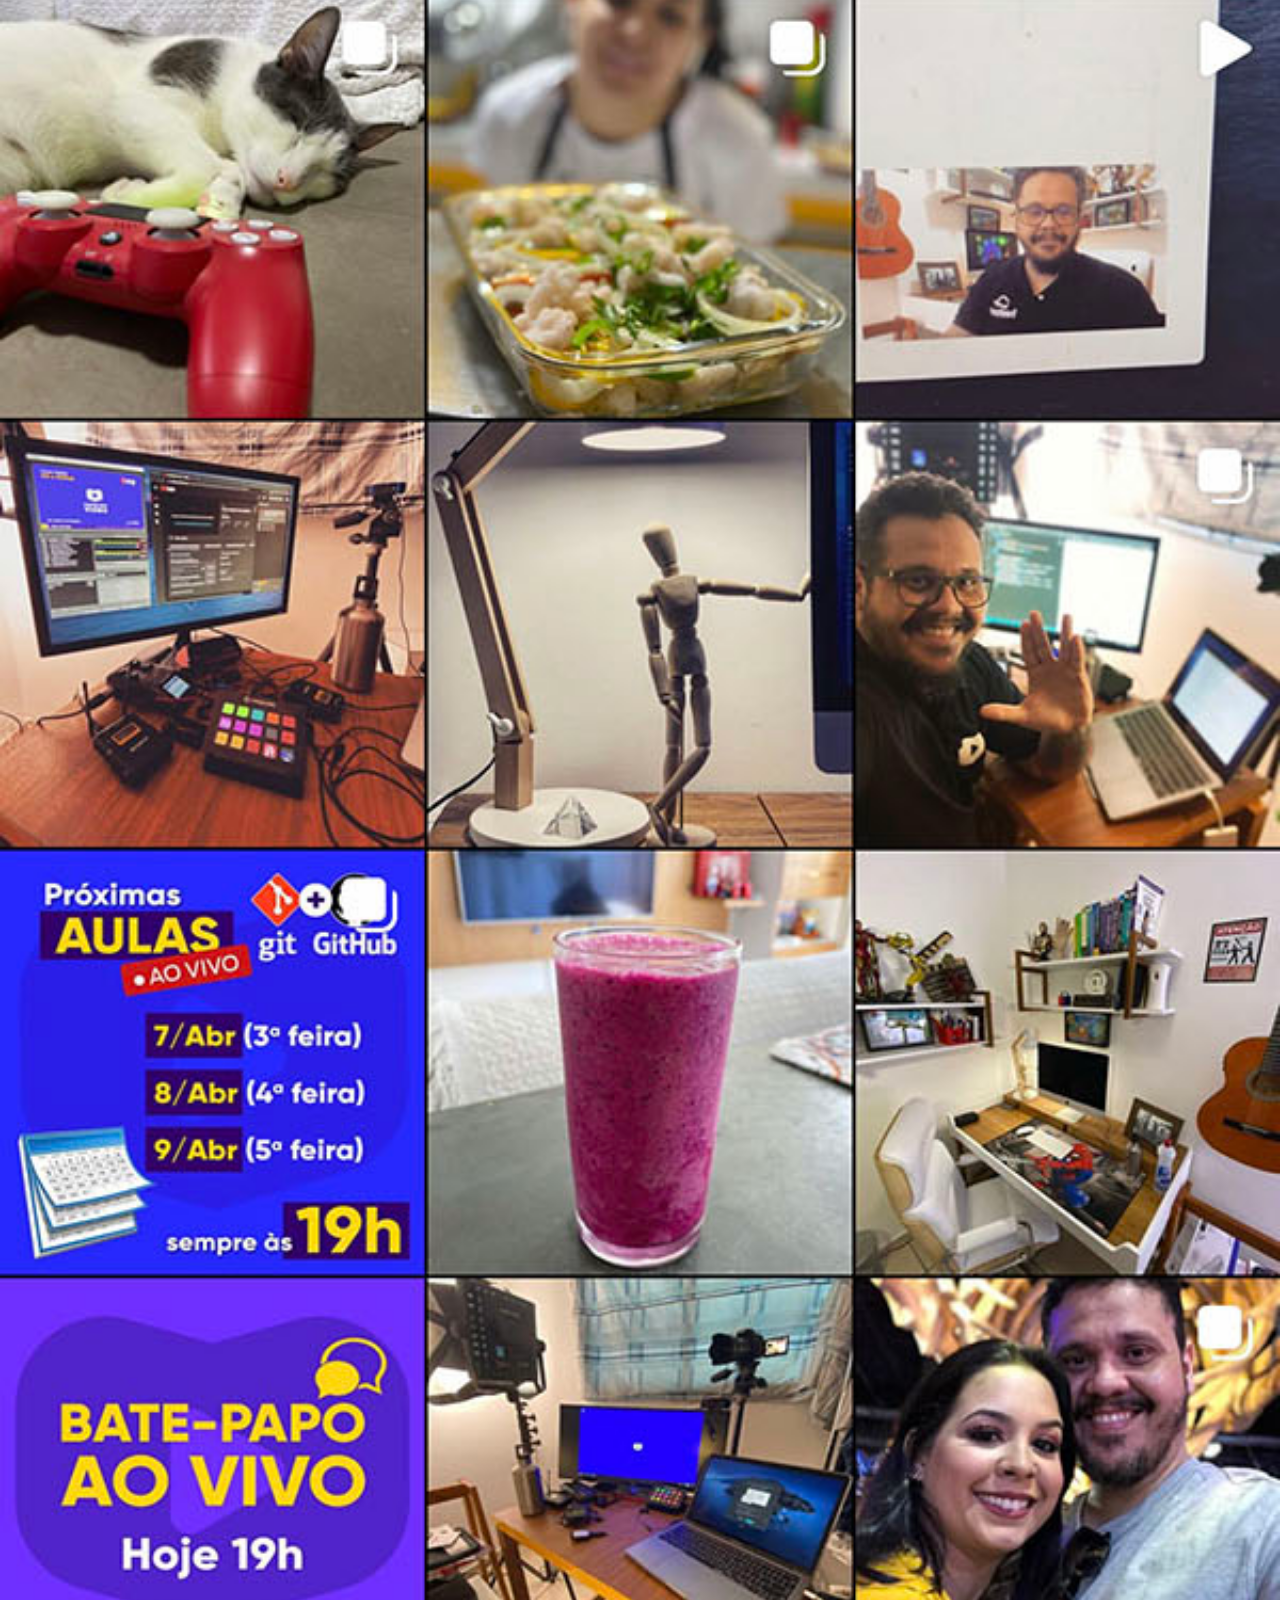
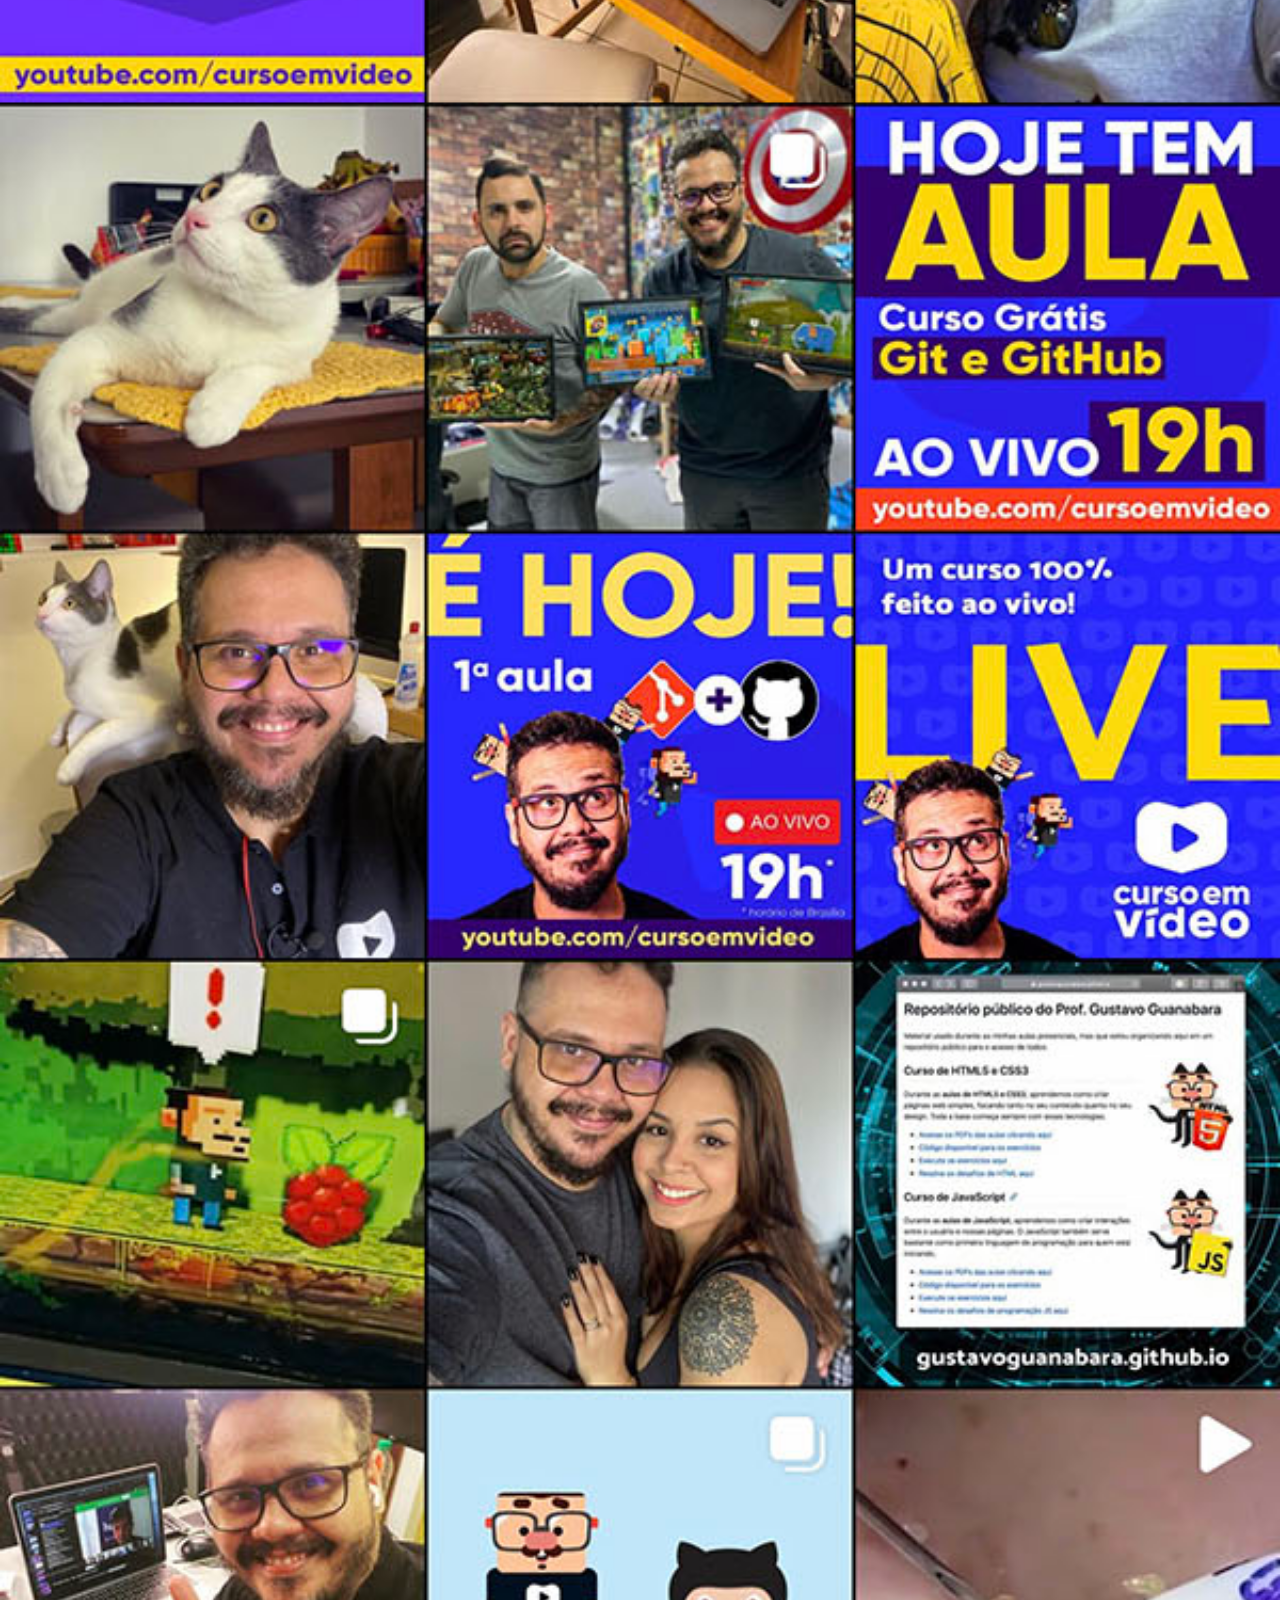
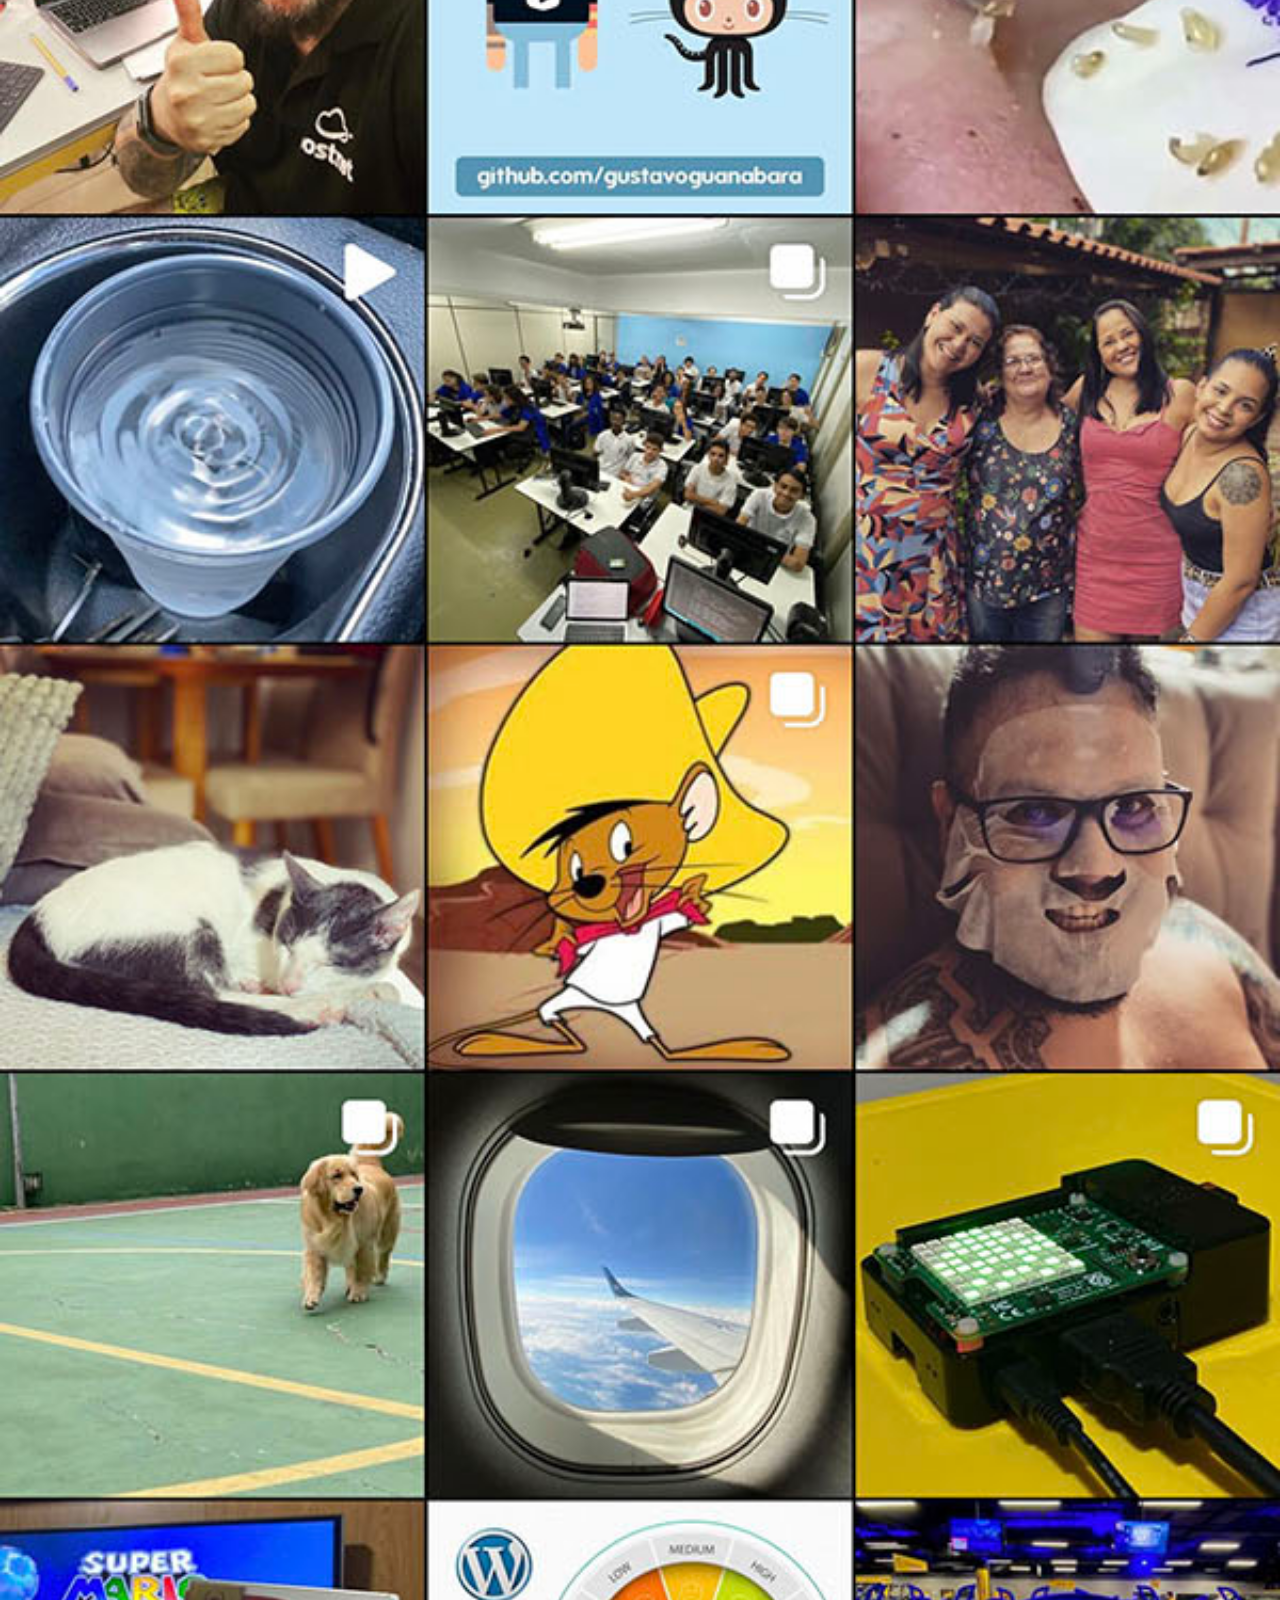
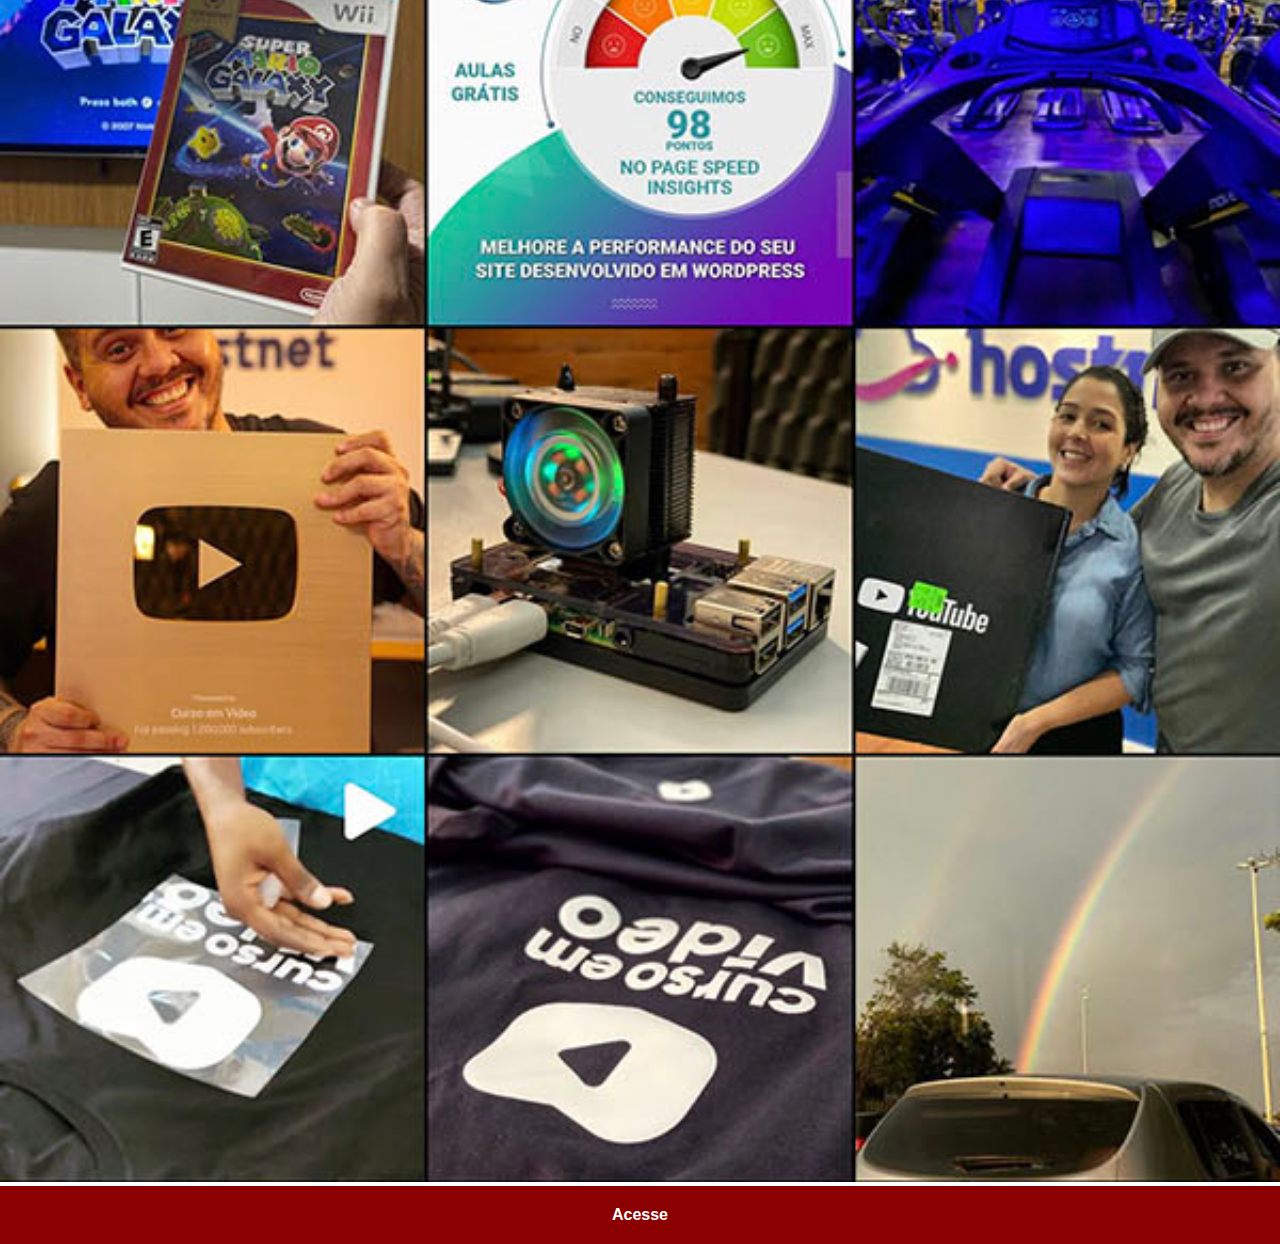
<file: instagram.html>
<!DOCTYPE html>
<html lang="pt-br">
<head>
    <meta charset="UTF-8">
    <meta name="viewport" content="width=device-width, initial-scale=1.0">
    <link rel="stylesheet" href="estilos/social.css">
    <title>Document</title>
</head>
<body>
    <img src="imagens/tela-instagram.jpg" alt="">
    <a href="https://www.instagram.com/gustavoguanabara/#" target="_blank">Acesse</a>
</body>
</html>
</file>
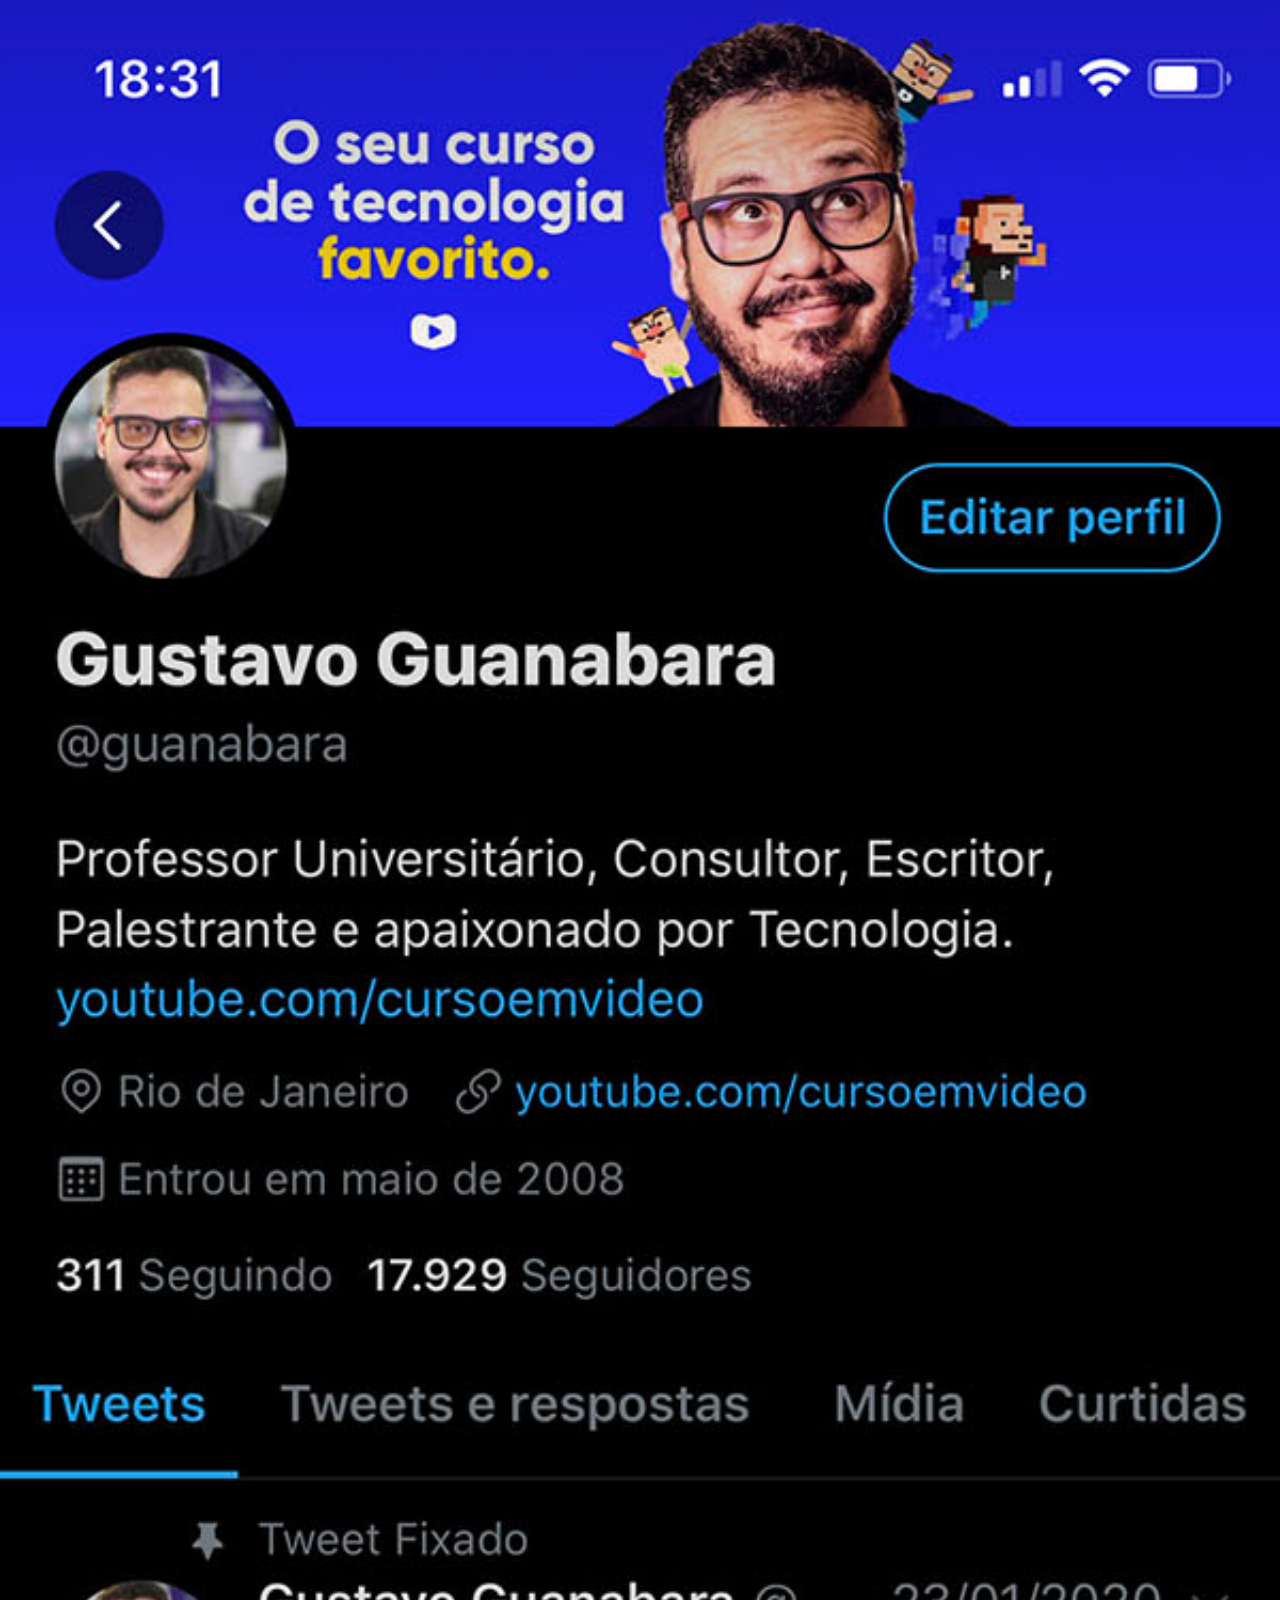
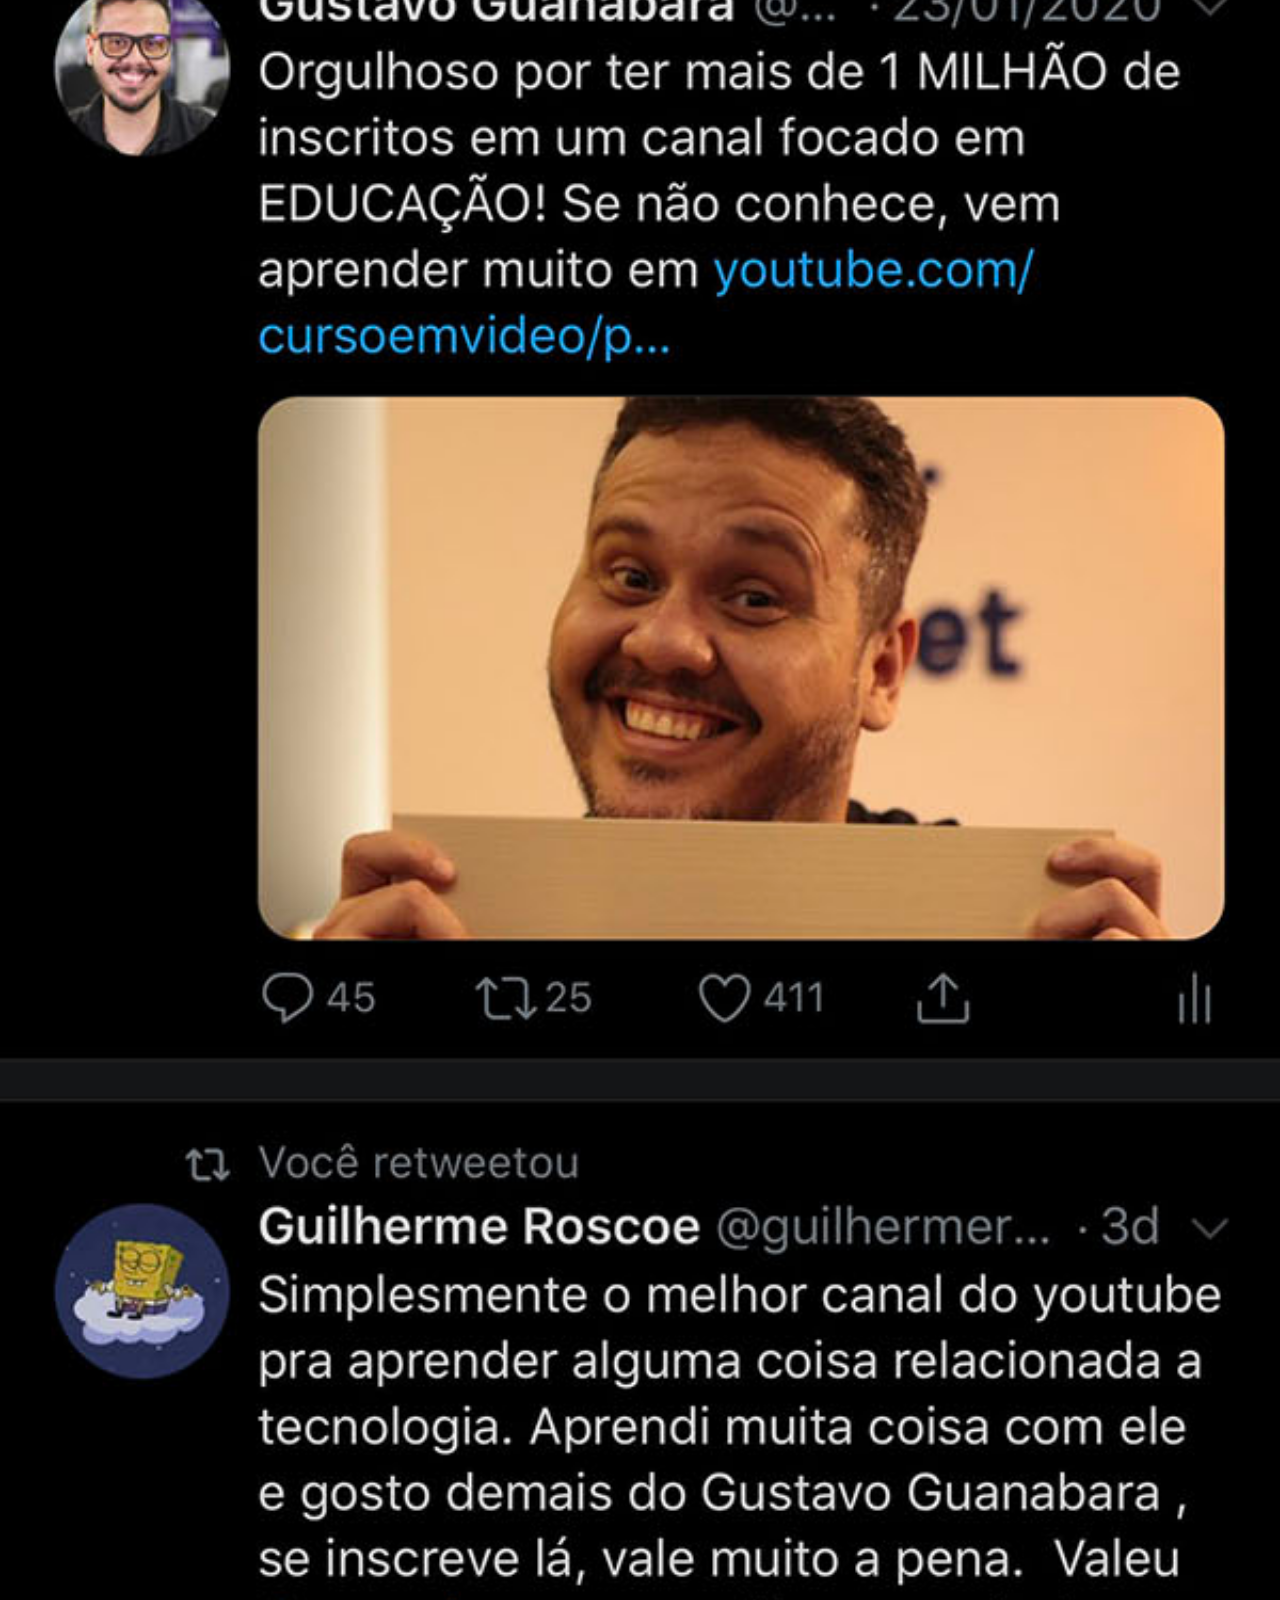
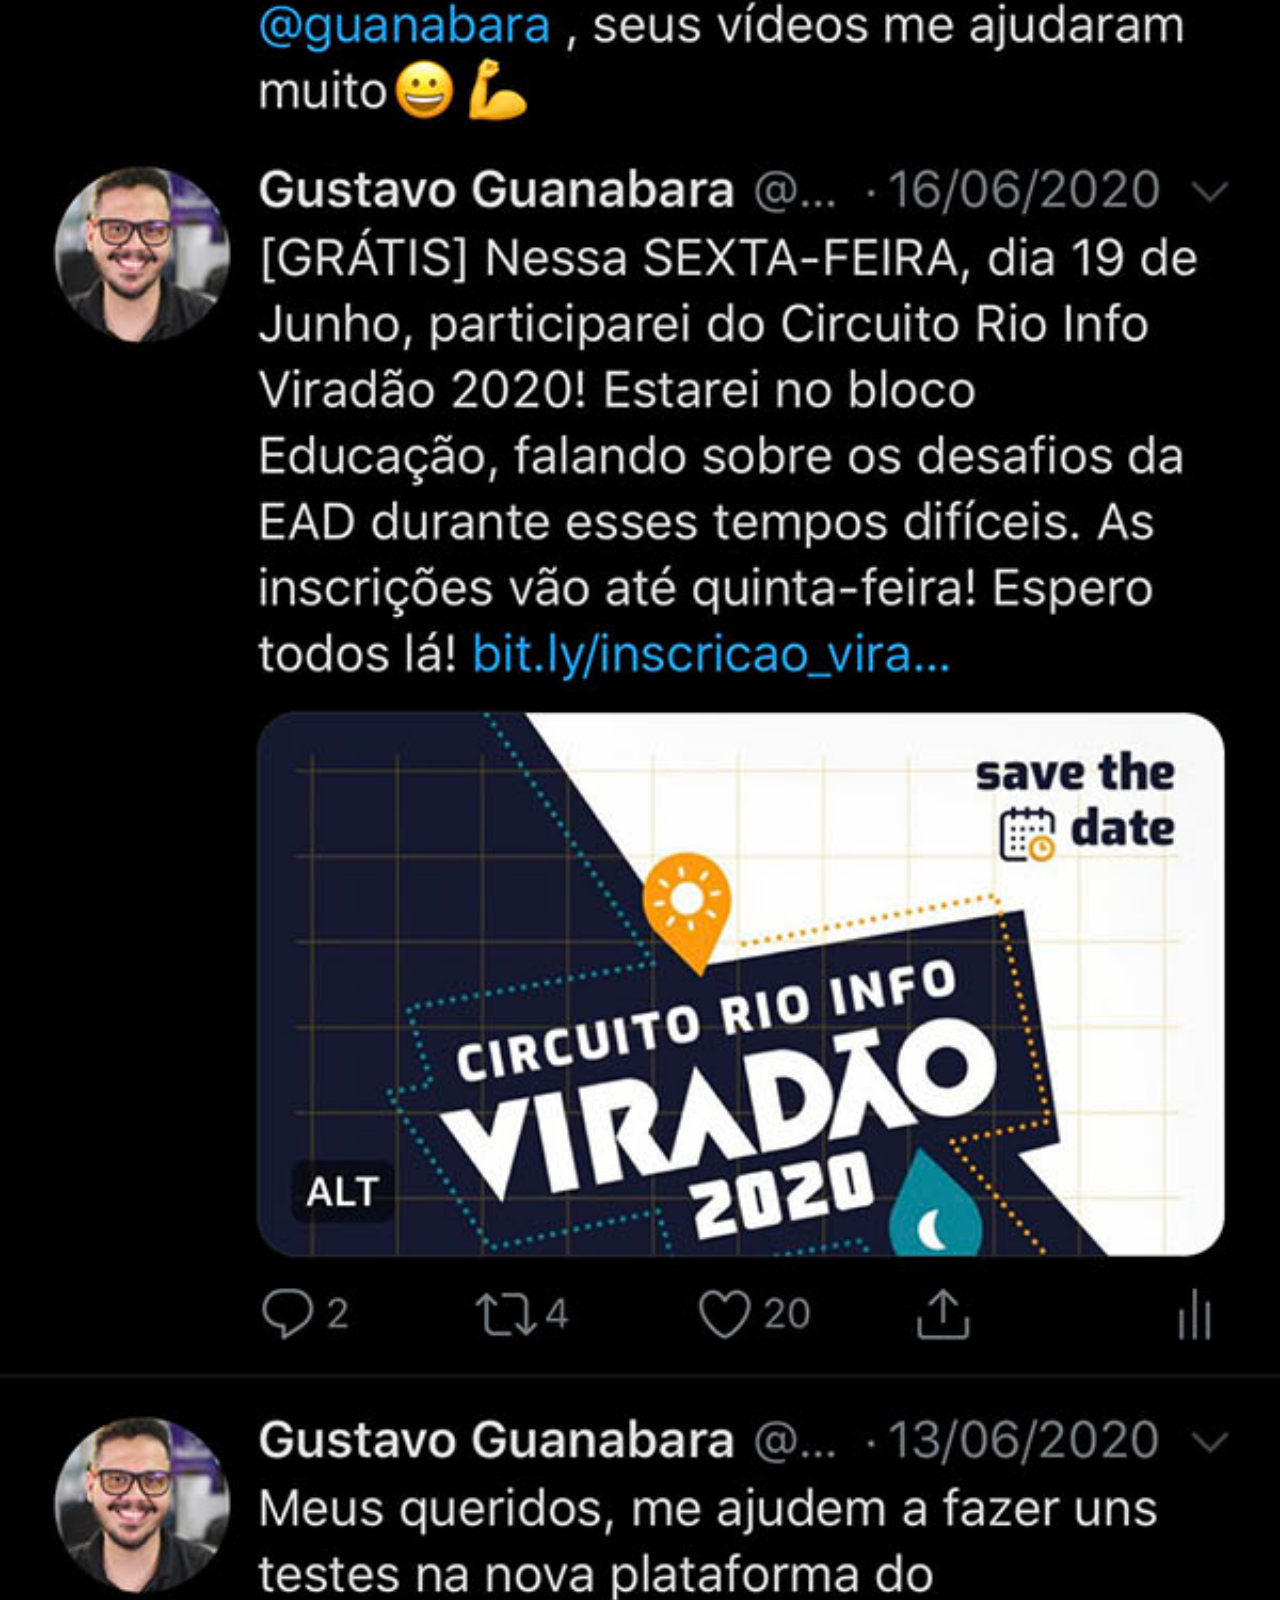
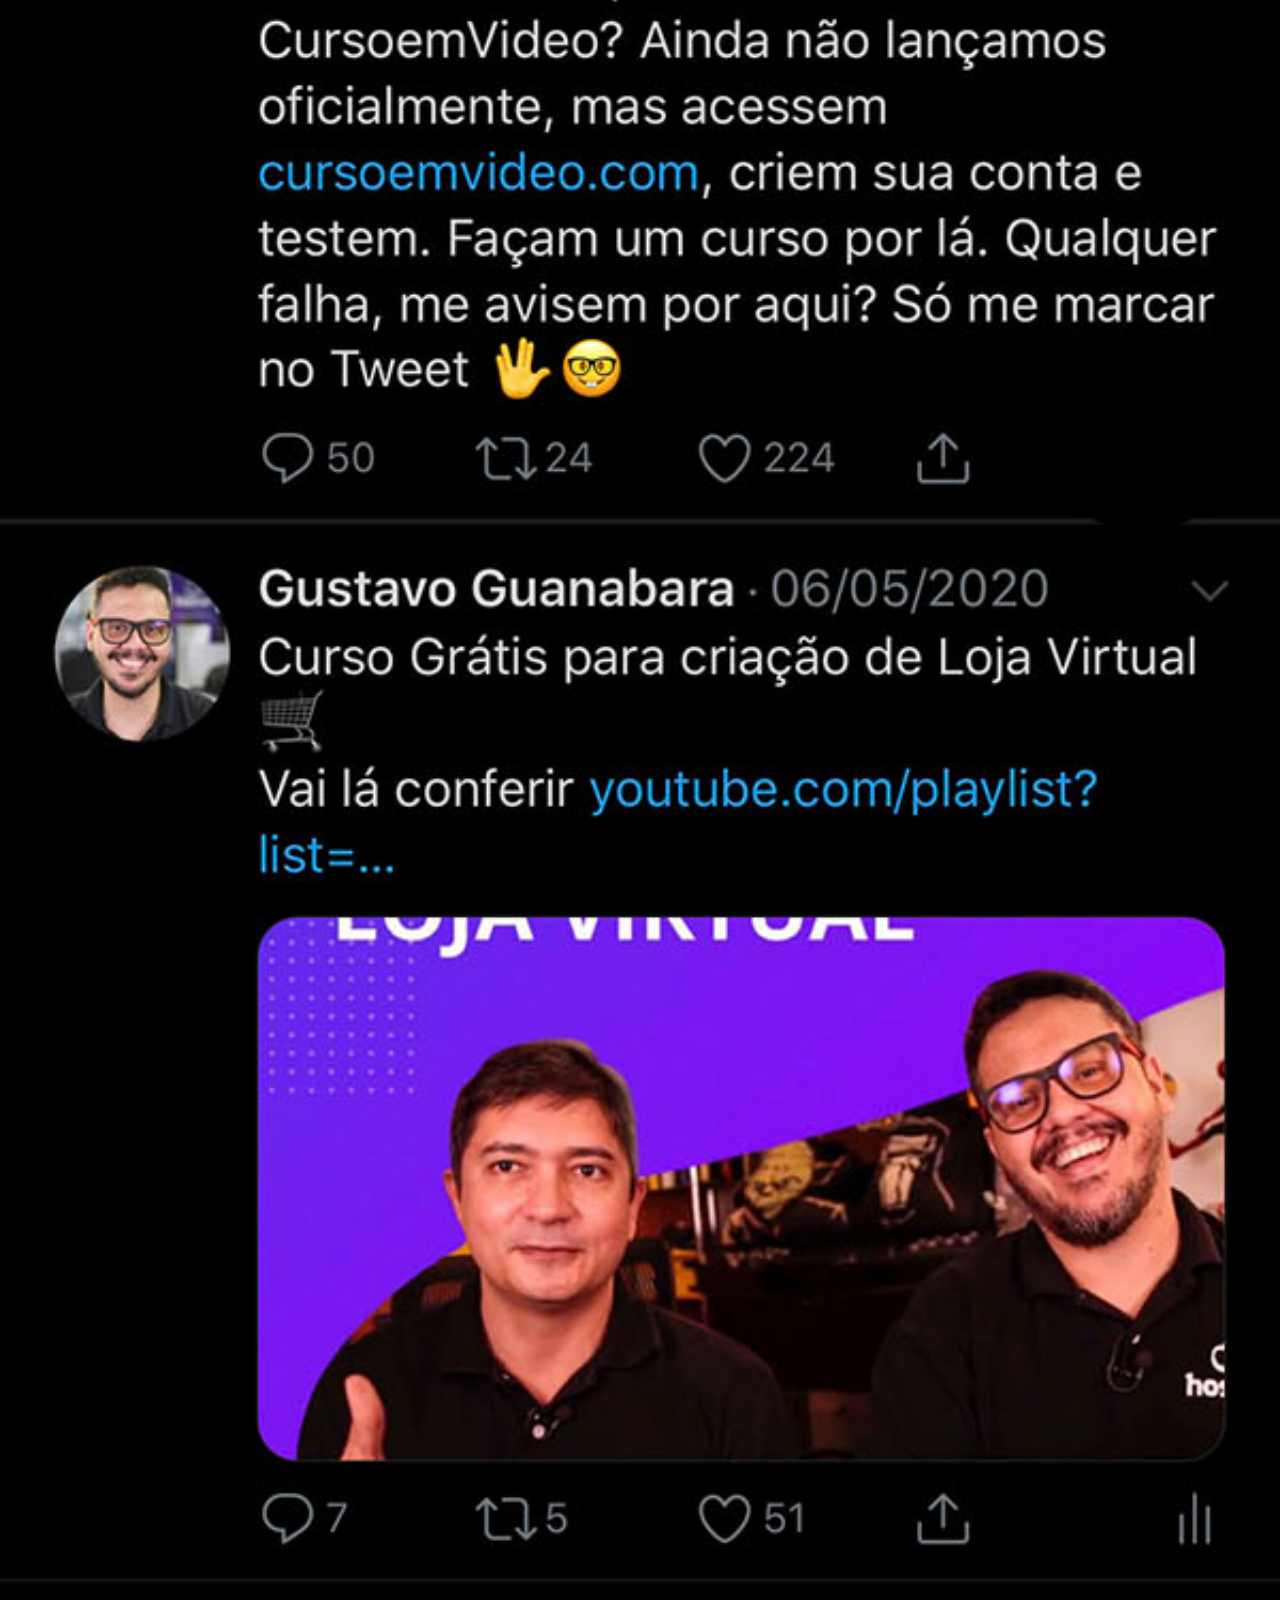
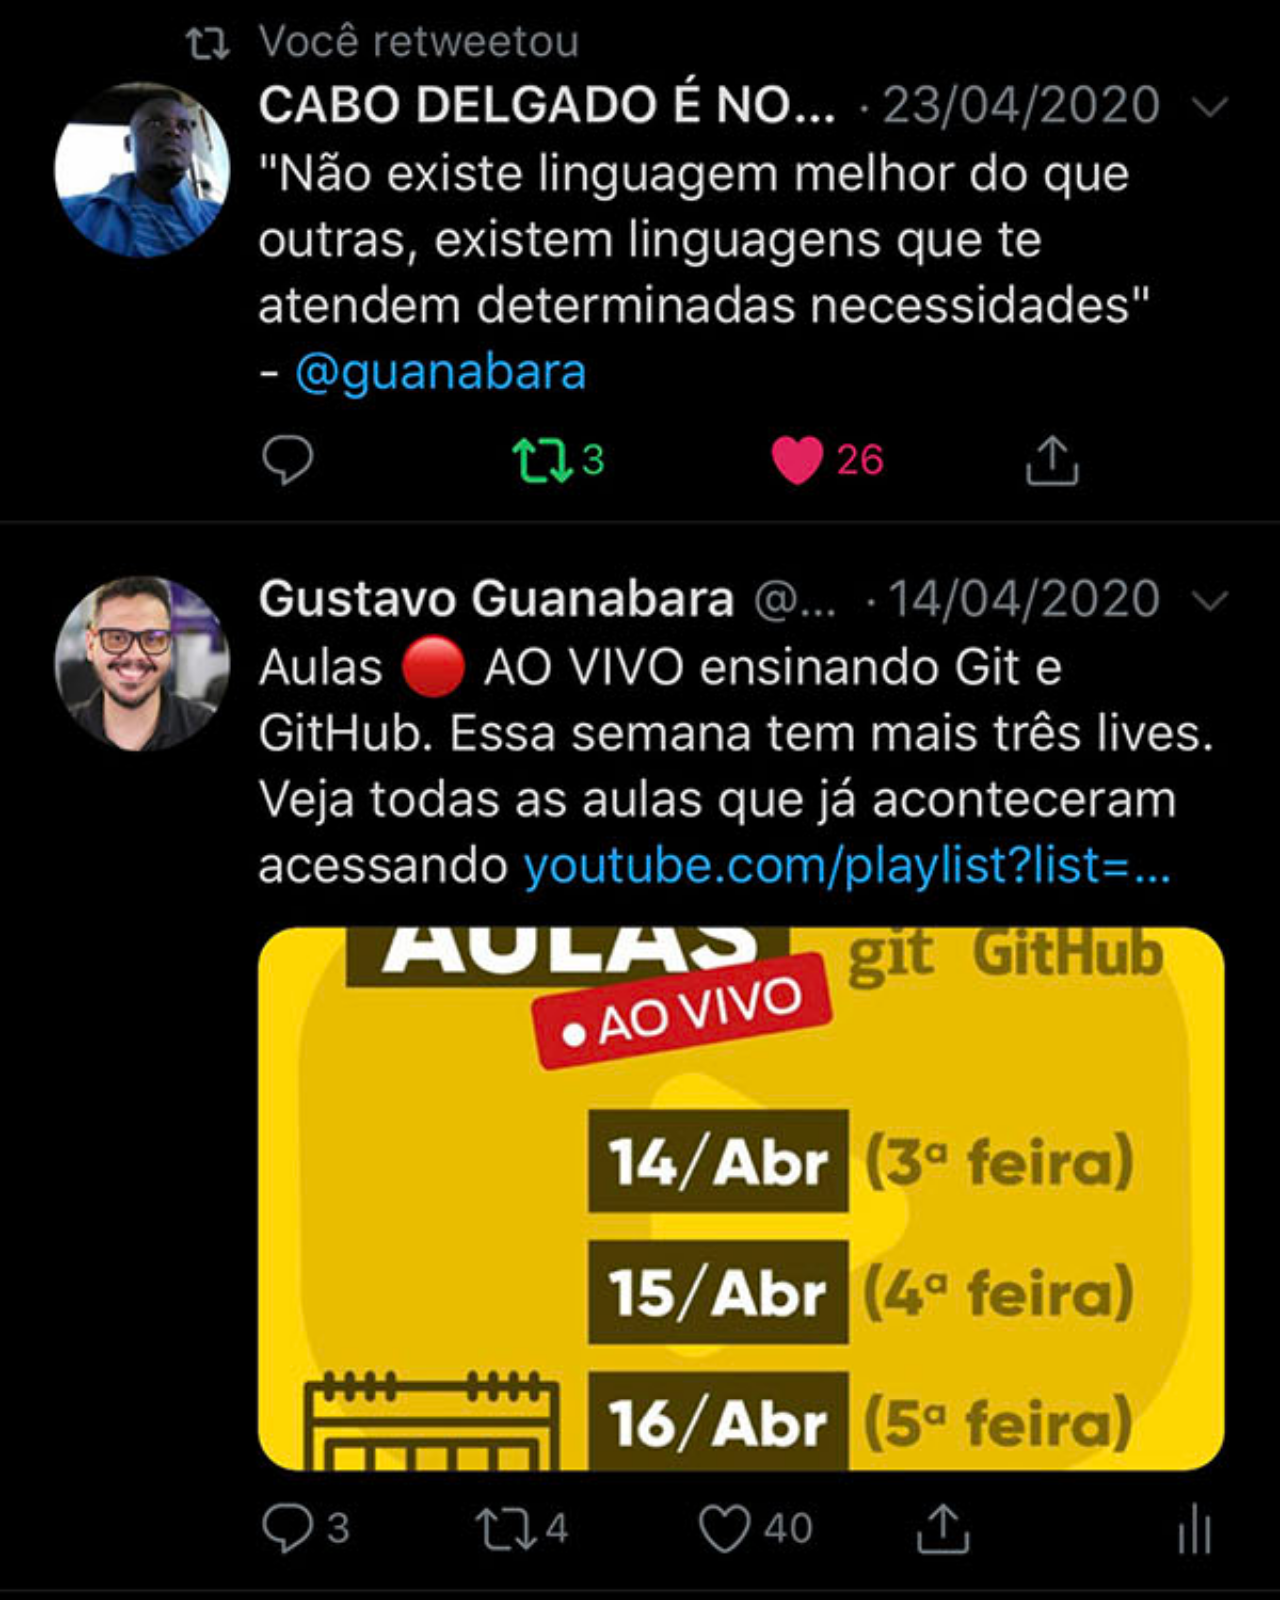
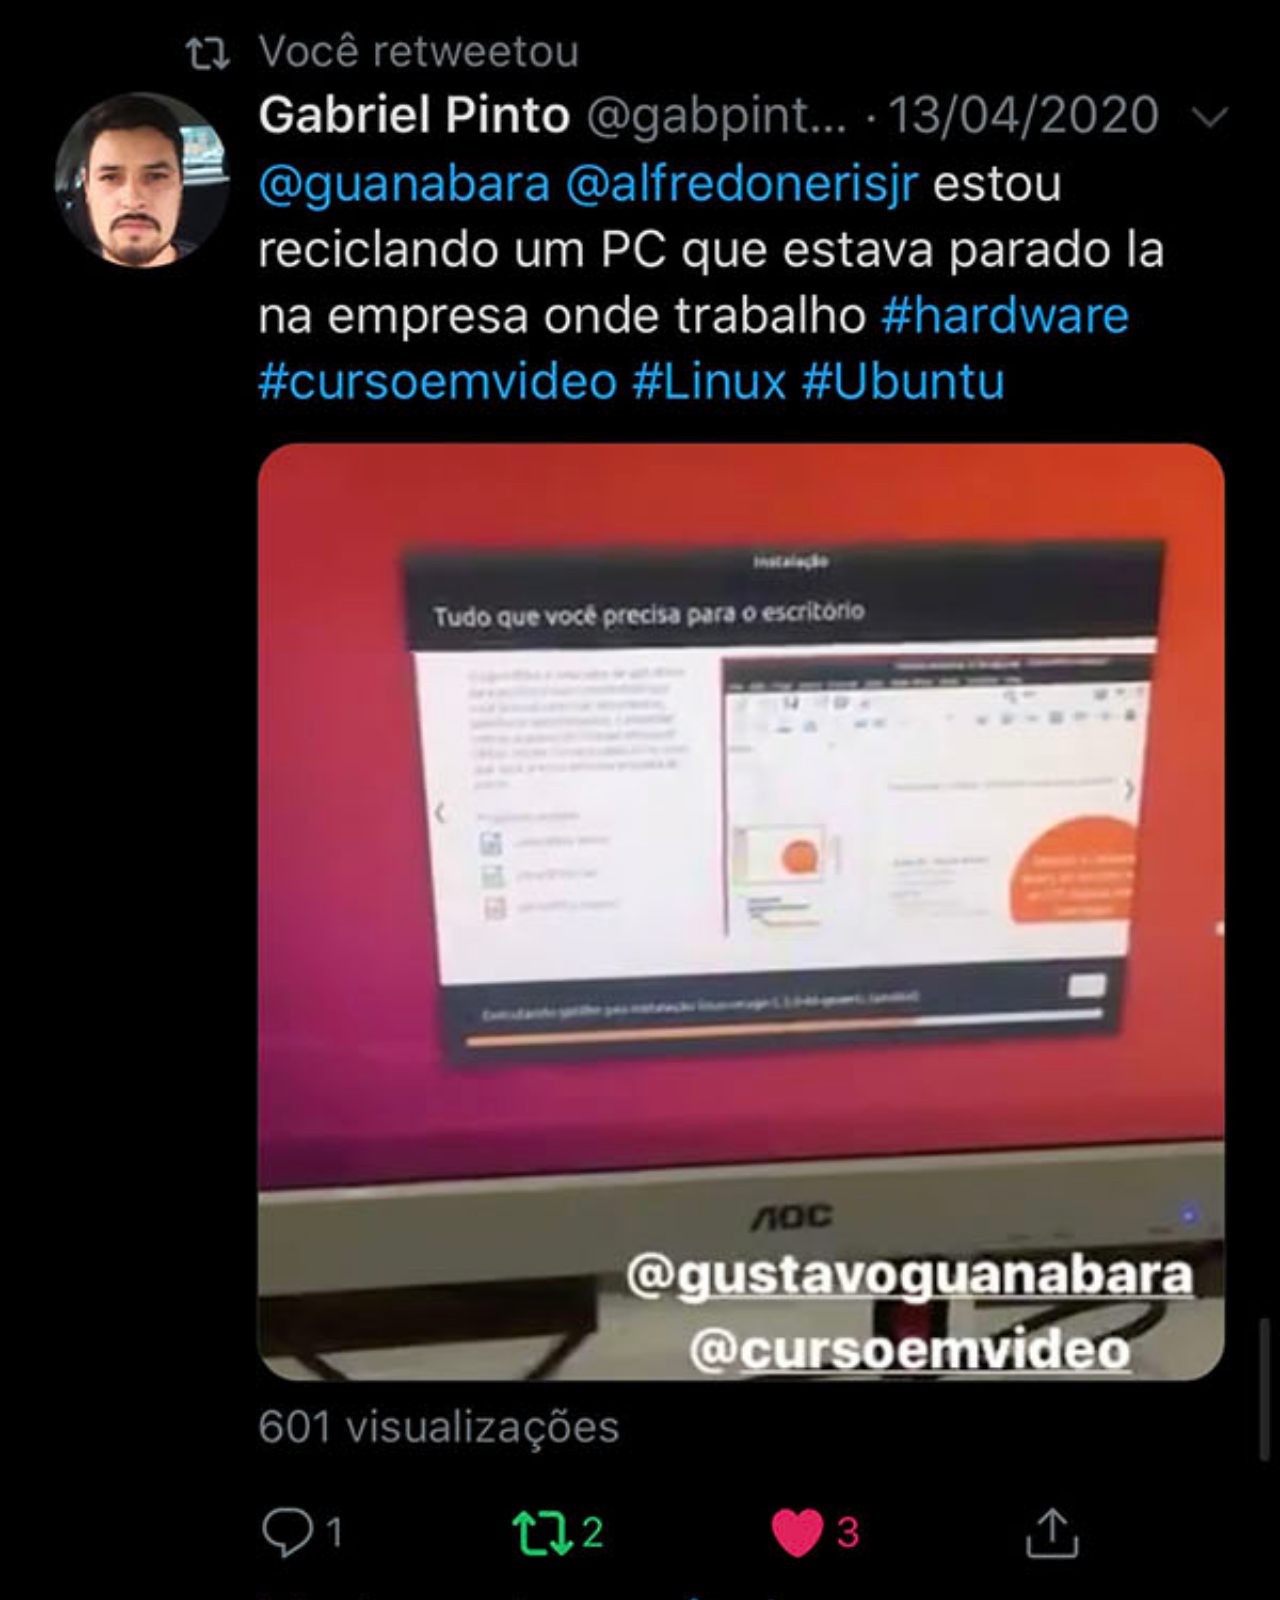
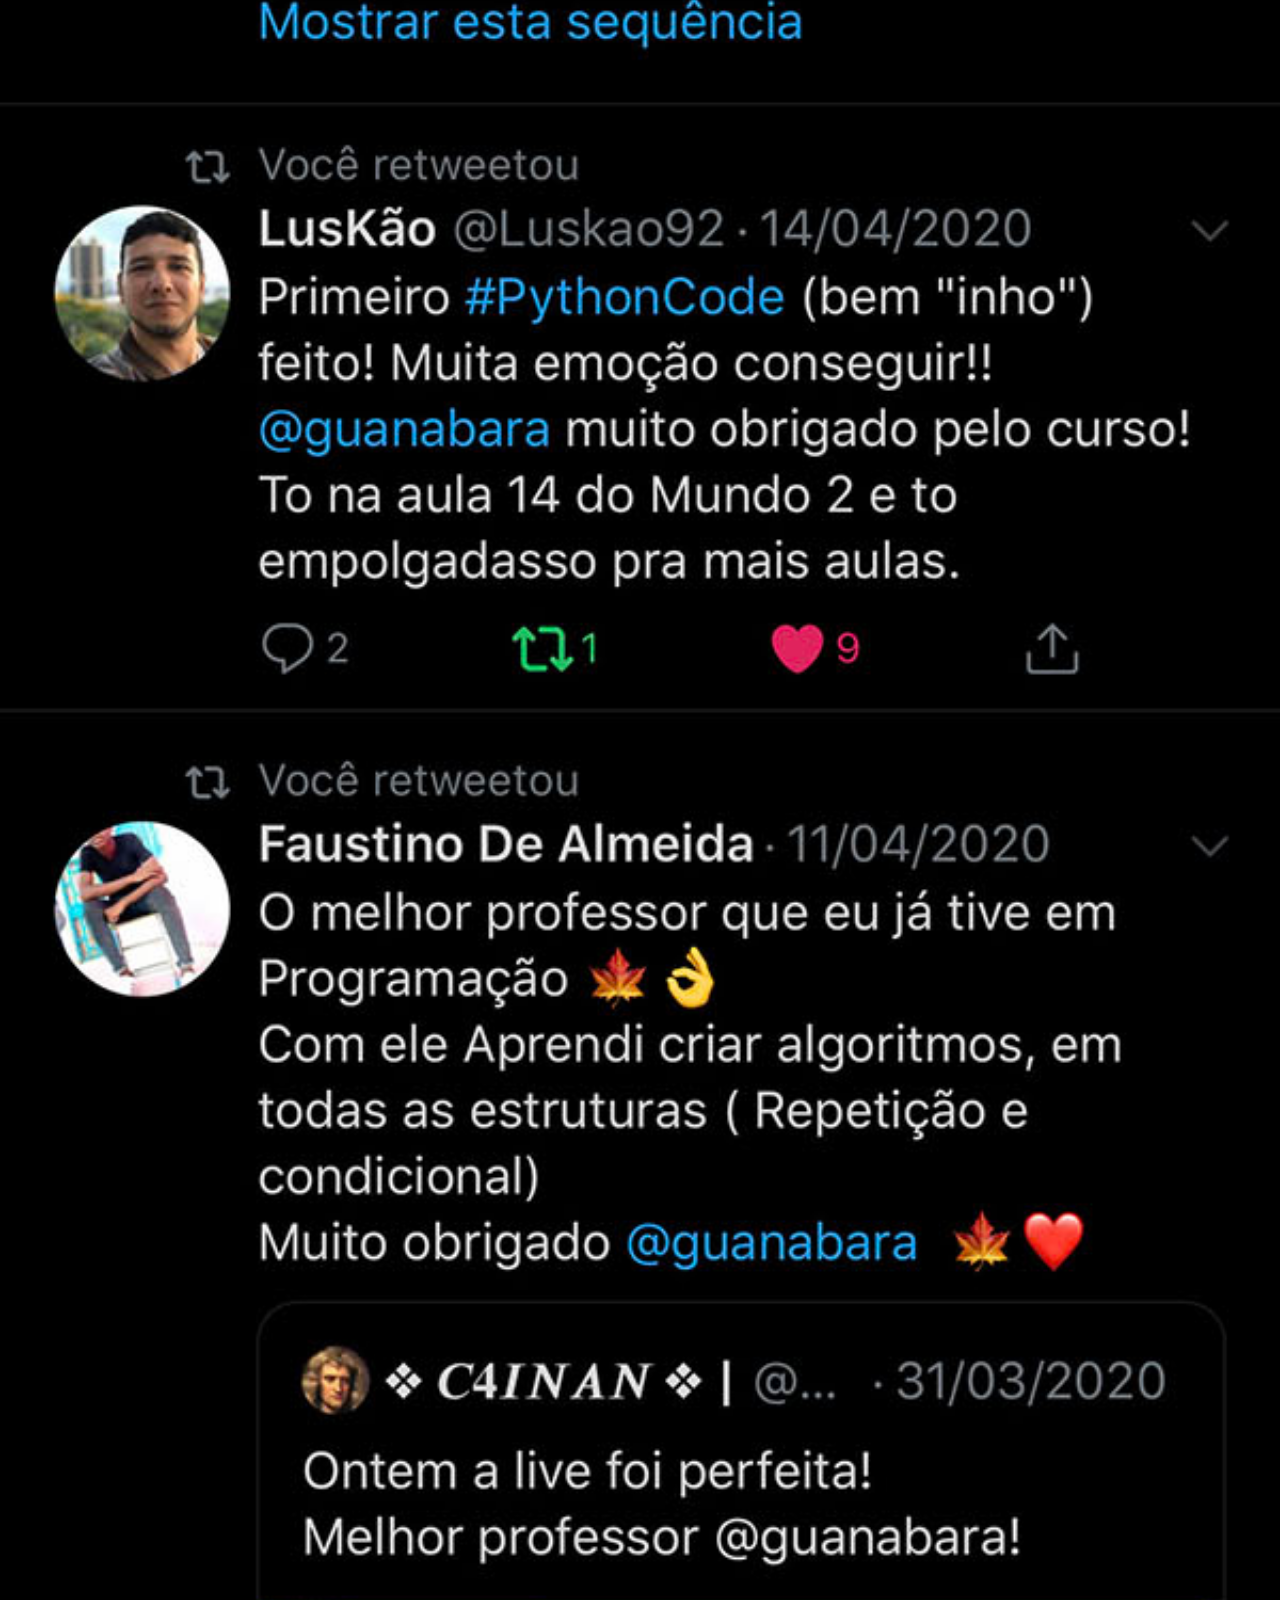
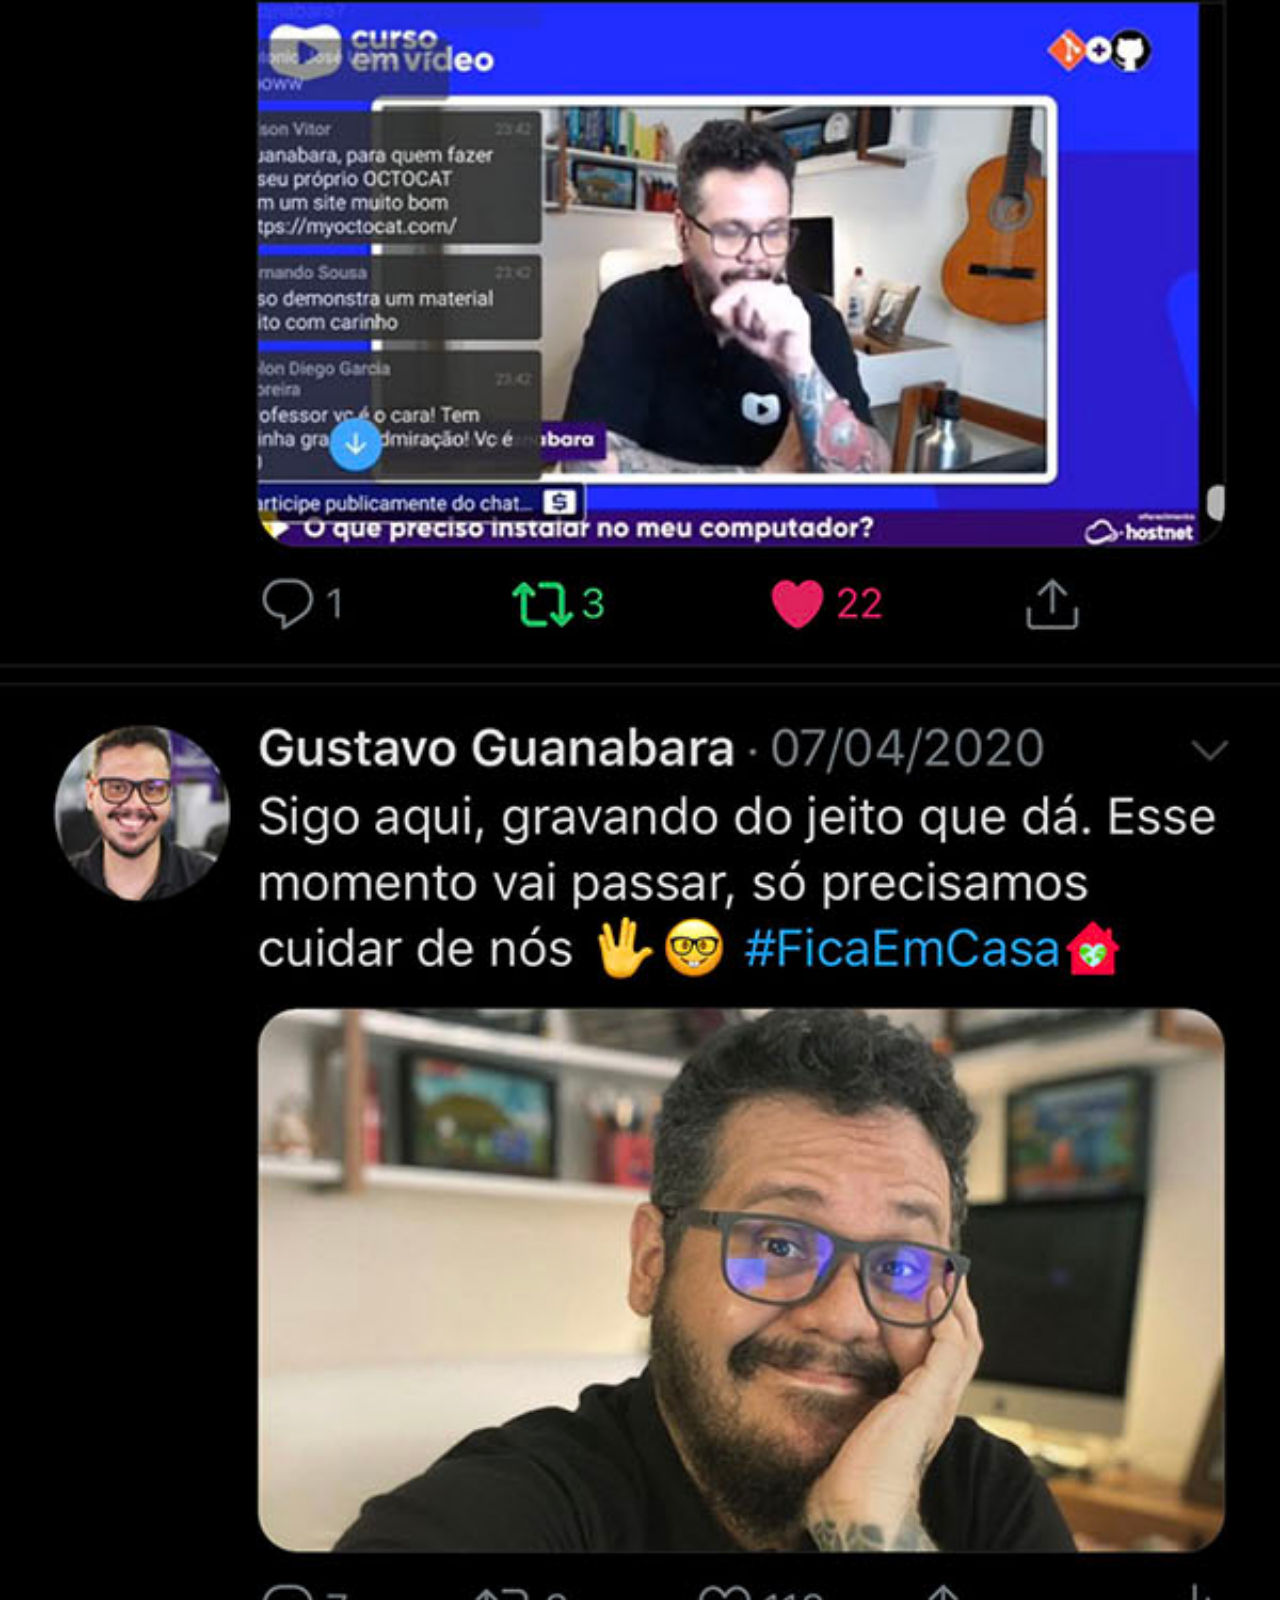
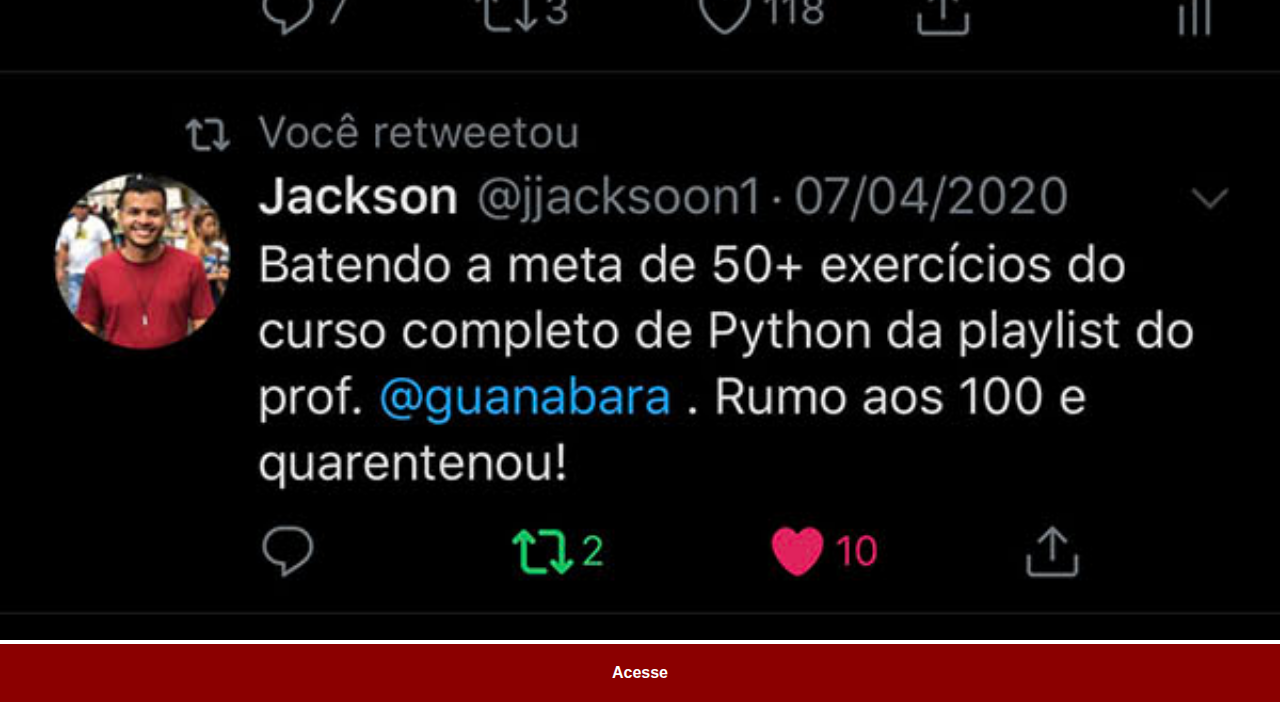
<file: twitter.html>
<!DOCTYPE html>
<html lang="pt-br">
<head>
    <meta charset="UTF-8">
    <meta name="viewport" content="width=device-width, initial-scale=1.0">
    <link rel="stylesheet" href="estilos/social.css">
    <title>Document</title>
</head>
<body>
    <img src="imagens/tela-twitter.jpg" alt="">
    <a href="https://www.bing.com/ck/a?!&&p=e18b295ebcef58e8fa5d8cdb2f53911e2b207be1be34dc736378f1f997aaa828JmltdHM9MTc2OTY0NDgwMA&ptn=3&ver=2&hsh=4&fclid=124ae894-ab67-6f65-089a-e67caa726ed0&psq=gustavo+guanabara+twitter&u=a1aHR0cHM6Ly90d2l0dGVyLmNvbS9ndWFuYWJhcmE" target="_blank">Acesse</a>
</body>
</html>
</file>
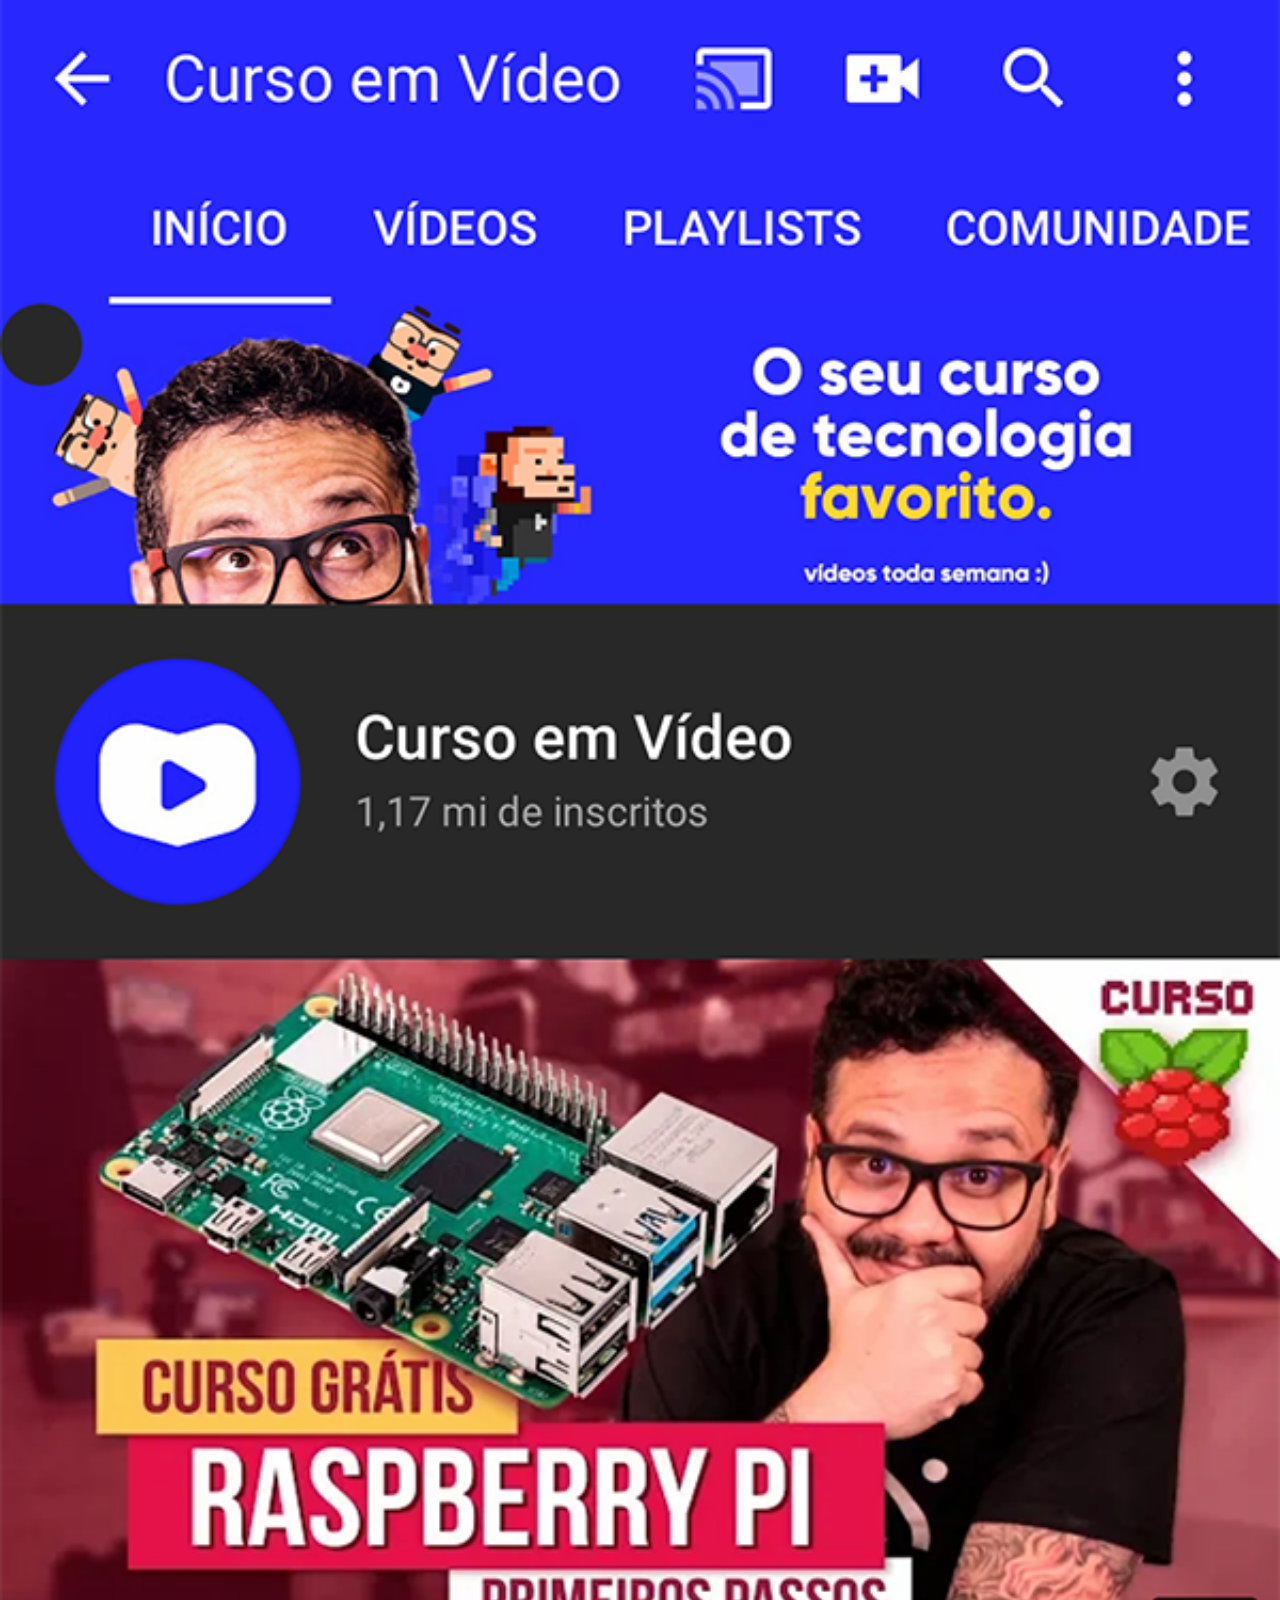
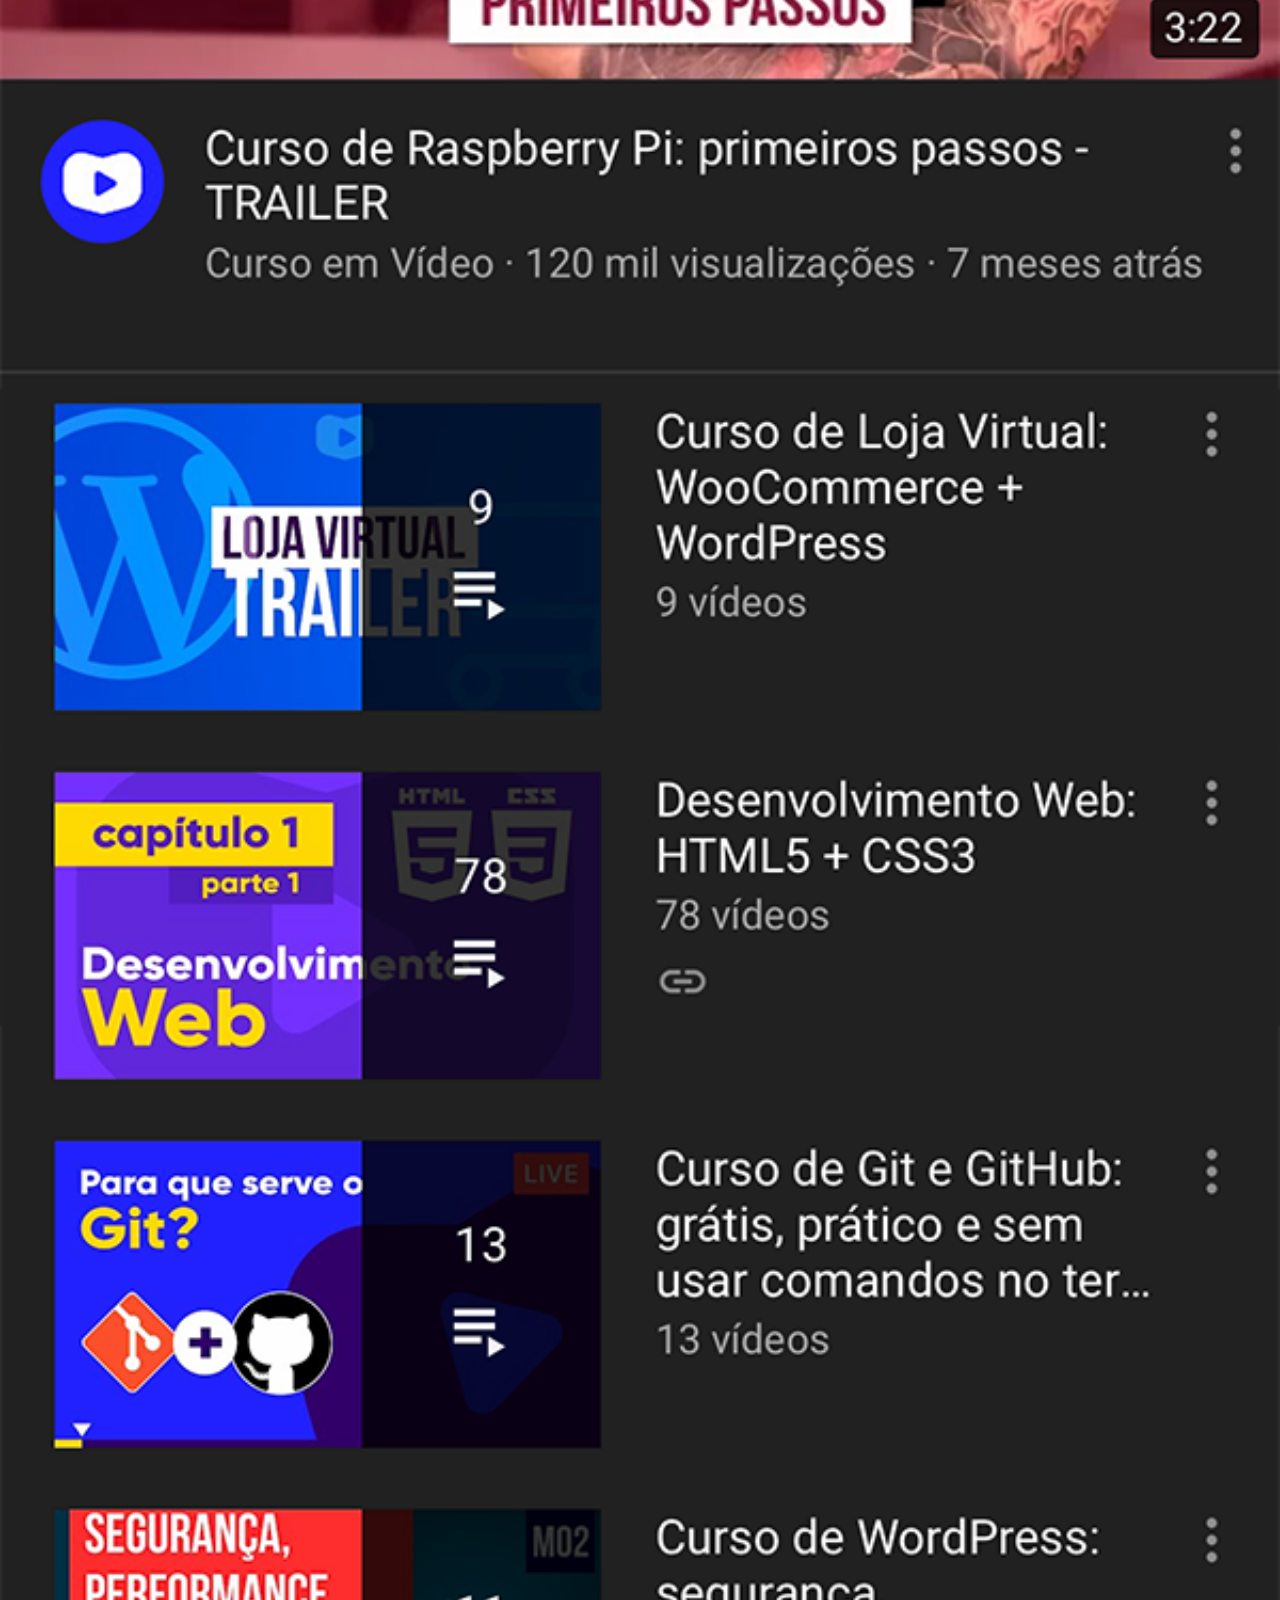
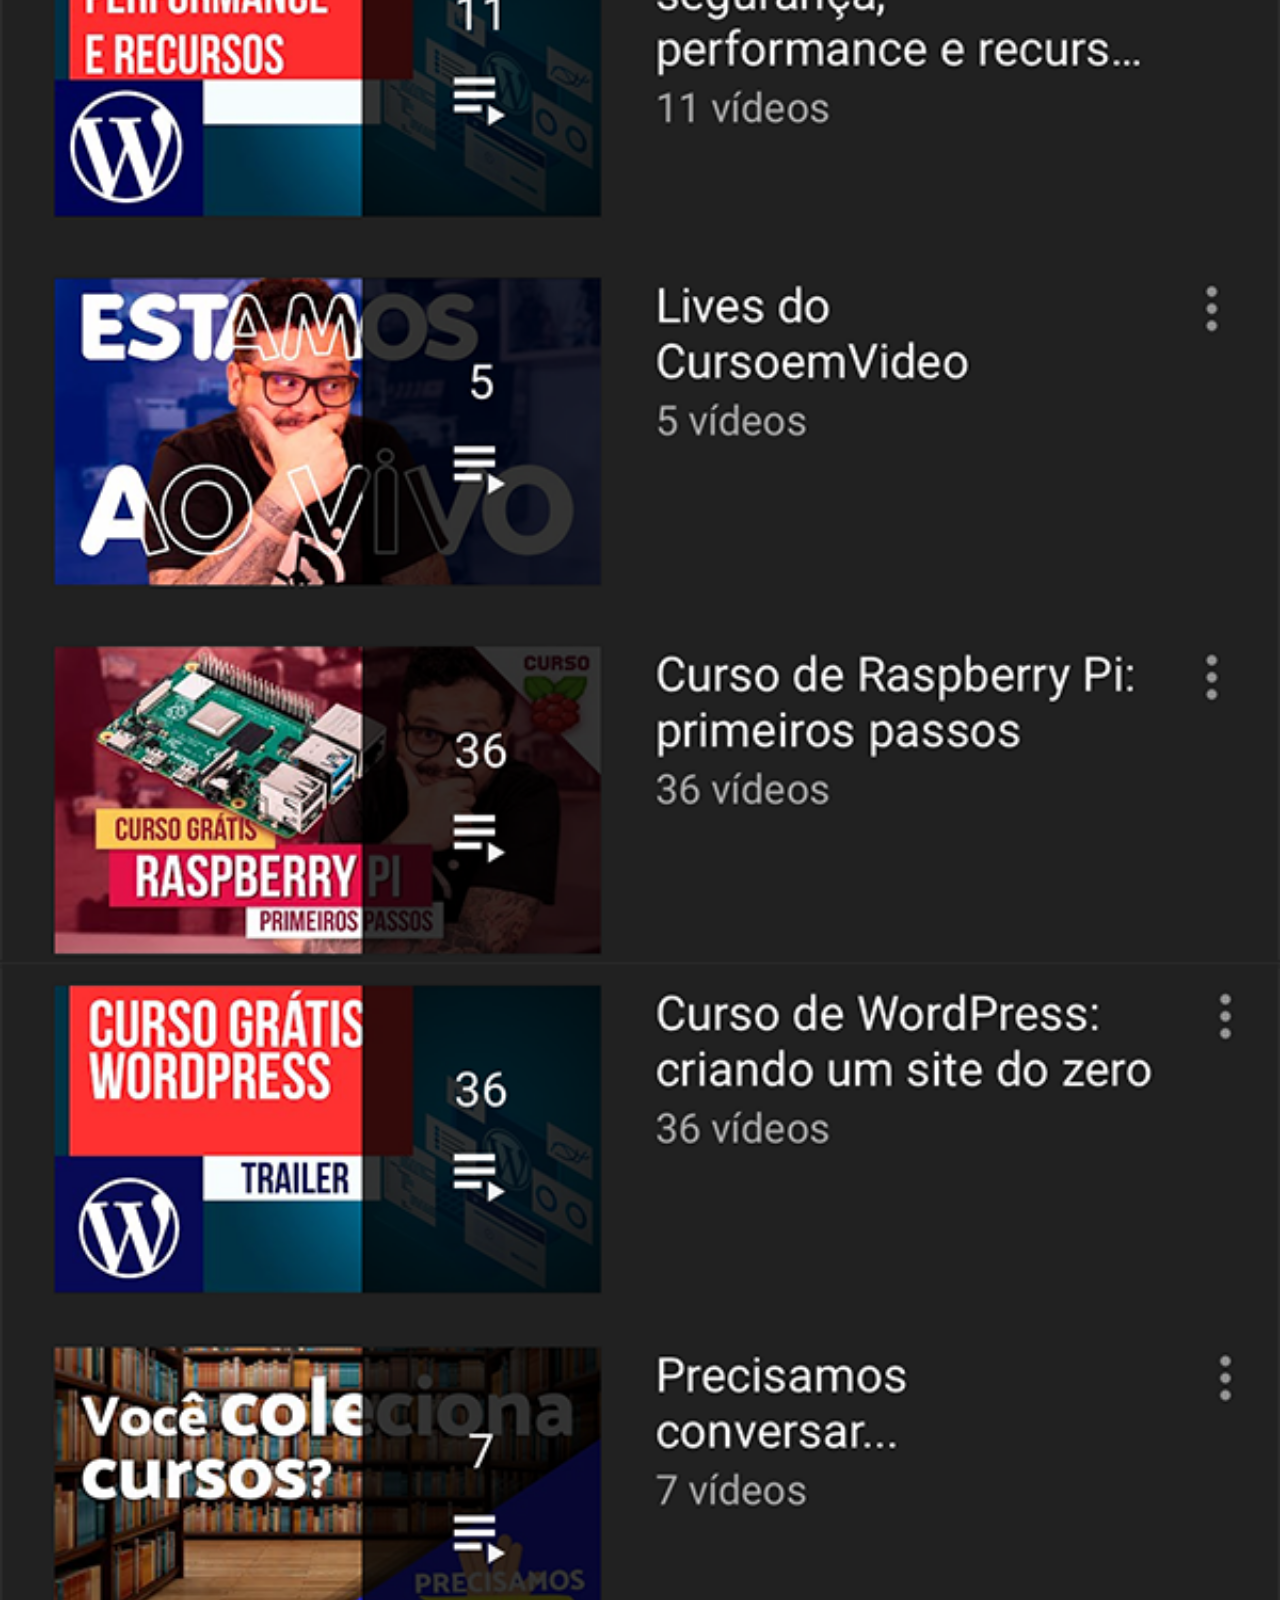
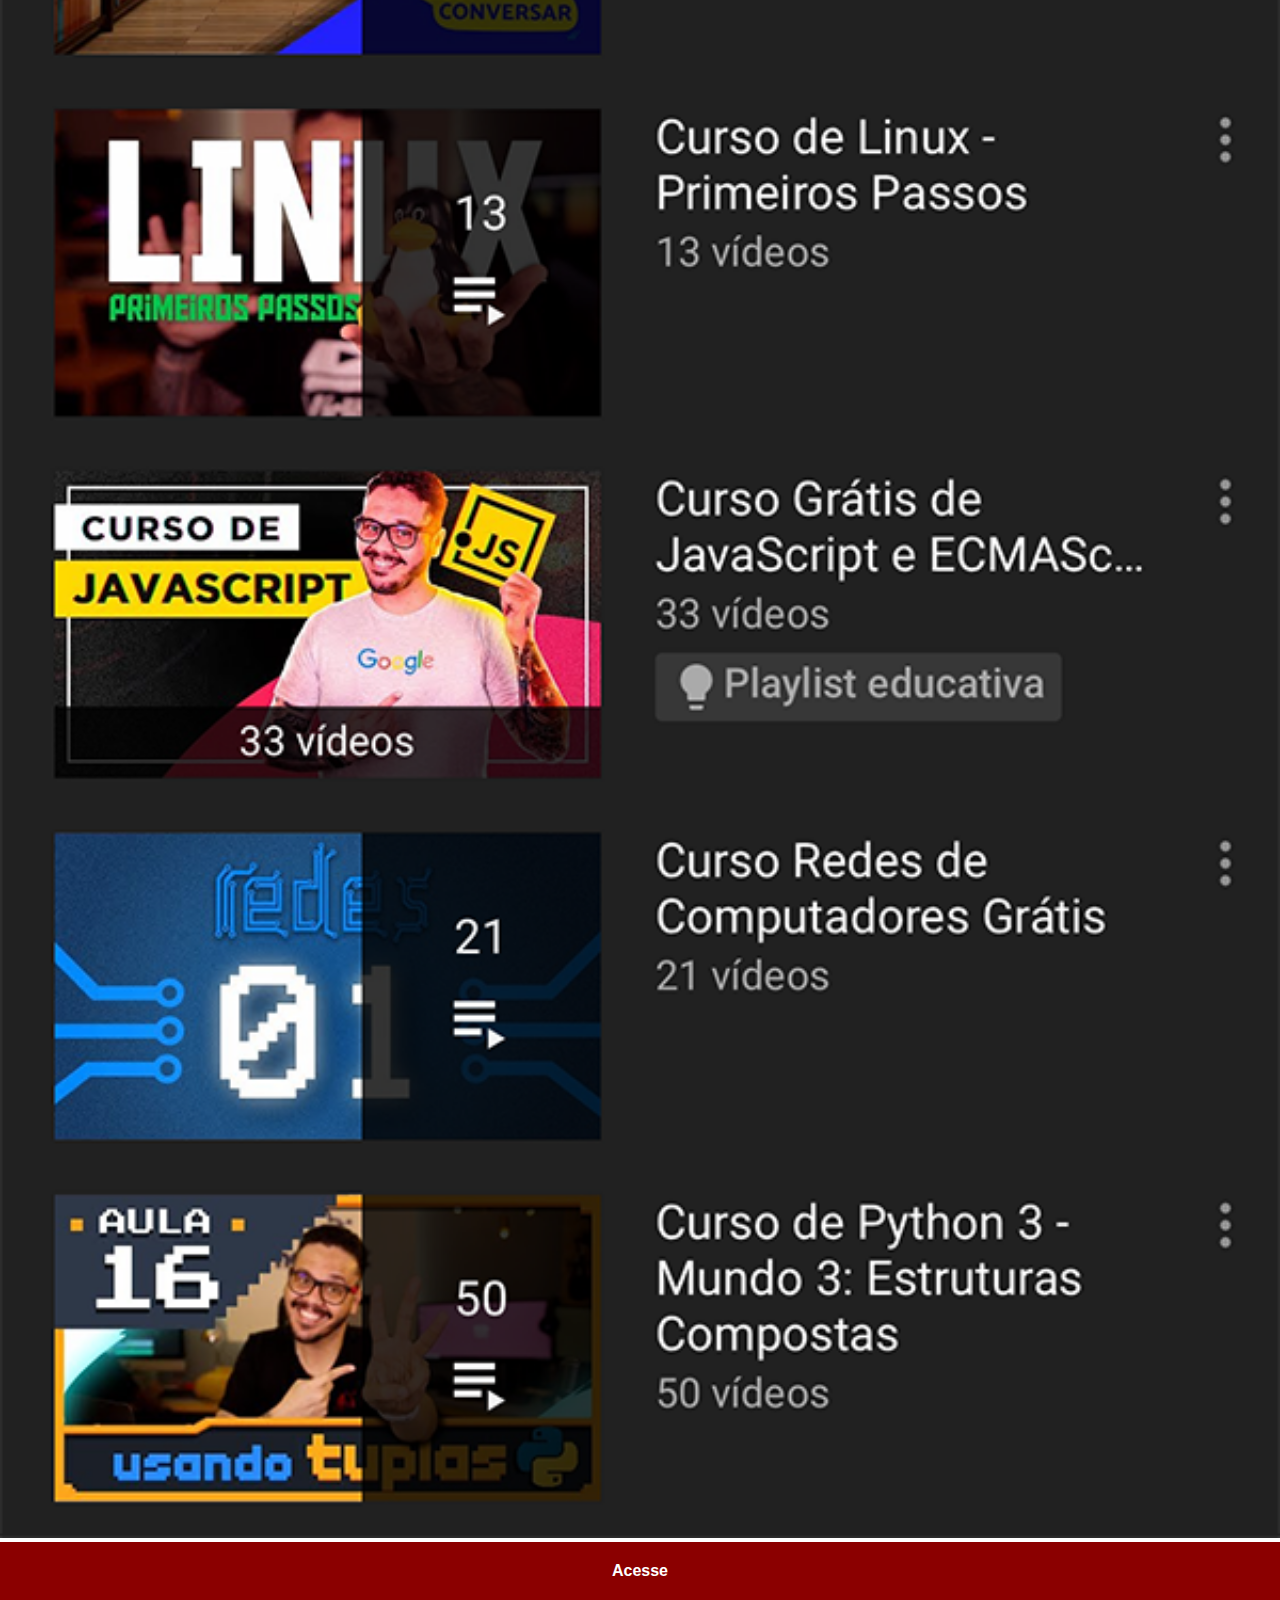
<file: youtube.html>
<!DOCTYPE html>
<html lang="pt-br">
<head>
    <meta charset="UTF-8">
    <meta name="viewport" content="width=device-width, initial-scale=1.0">
    <link rel="stylesheet" href="estilos/social.css">
    <title>Document</title>
   
</head>
<body>
    <img src="imagens/tela-youtube.png" alt="">
    <a href="https://www.youtube.com/@cursoemvideo" target="_blank">Acesse</a>
</body>
</html>
</file>
<file: estilos/style.css>
@charset "UTF-8";

*{
    margin: 0;
    padding: 0;
    font-family: Arial, Helvetica, sans-serif;
}

html, body{
    height: 100vh;
    width: 100vw;
    background-color: black;
}

body{
    background: url("../imagens/fundo-madeira.jpg") no-repeat
    top center;
    background-size:cover;
    background-attachment: fixed;
}

main {
    position: relative;
    height: 100vh;
    
}

section#Telefone{
    position: absolute;
    top: 50%;
    left: 50%;
    transform: translate(-50%, -50%);

    height: 627px;
    width: 311px;
    background:  url('../imagens/frame-iphone.png') no-repeat;
}


iframe#tela{
 position: relative;
 top: 80px;
 left: 22px;
 width: 267px;
 height: 471px;

}

section#redes-sociais{
    text-align: right;
}

section#redes-sociais img{
       width: 50px;
       margin: 10px;
       border-radius: 50%;
       box-shadow: 2px 2px 5px rgba(0, 0, 0, 0.473);
       box-sizing: border-box;
}

section#redes-sociais{
    text-align: right;
}

section#redes-sociais img:hover{
    border: 2px solid rgba(255, 255, 255, 0.699);
    transform: translate(-3px, -10px);
    box-shadow:5px 5px 10px rgba(0, 0, 0, 0.63);
    transition: transform 0.3s ease border 0.5s;
}
</file>
<file: estilos/social.css>
@charset "UTF-8"; 
  *{
            margin: 0px;
            padding: 0px;
            font-family: Arial, Helvetica, sans-serif;
        }

        ::-webkit-scrollbar {
            width: 0px;
            height: 0px;
        }
 img{
 width: 100vw;
 }
 a{
    display: block;
    background-color: darkred;
    color: white;
    padding: 20px;
    text-align: center;
    font-weight: bolder;
    text-decoration: none;
 }

 a:hover{
    background-color: red;
 }
</file>
